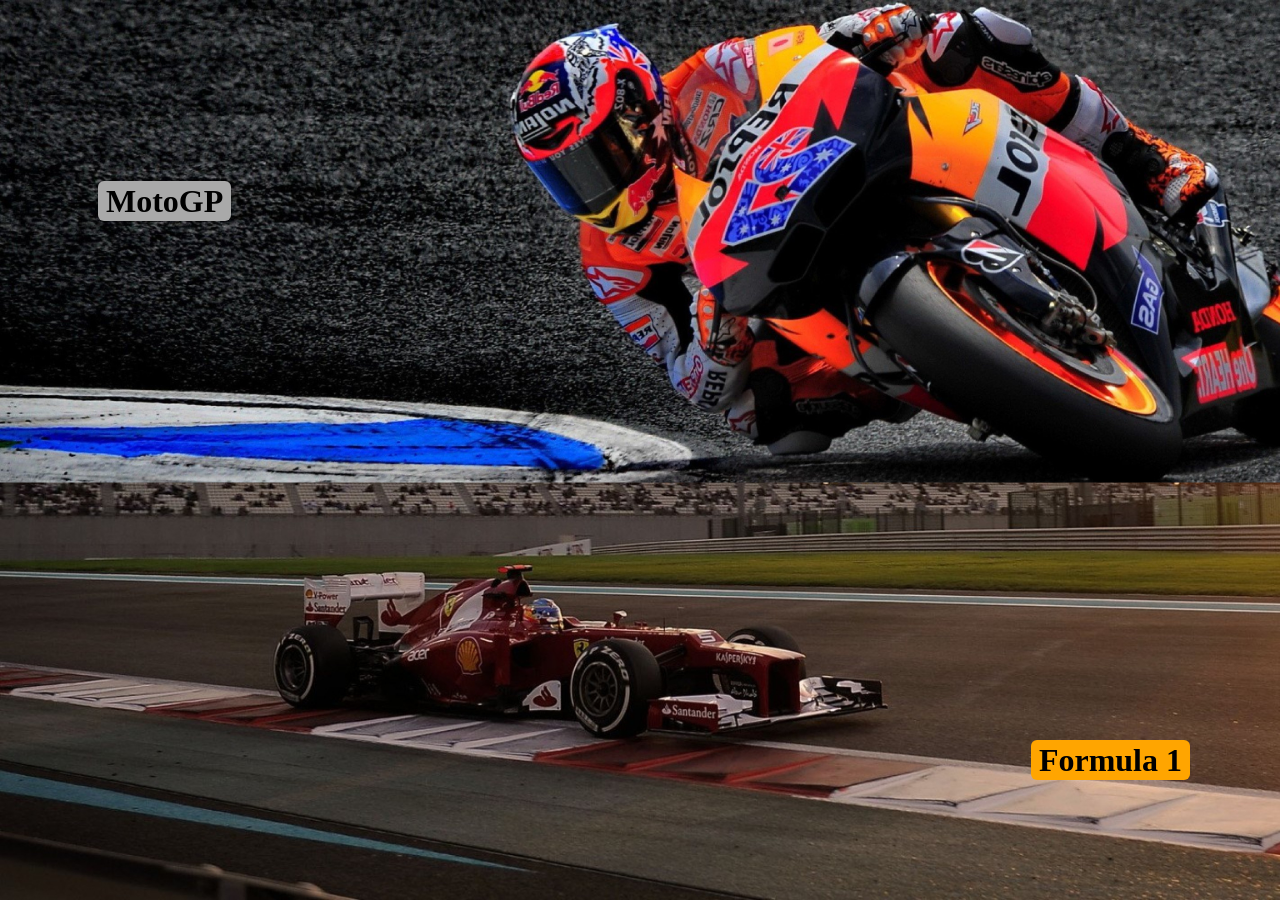
<file: index.html>
<!doctype html>
<html lang="it">
<head>
<meta name="viewport" content="width=device-width, initial-scale=1.0">
<meta charset="utf-8"/>
<title>Motorsport</title>
<link href="cap.css" type="text/css" media="all" rel="stylesheet"/>
</head>
<body class="home" >
<br/>
<br/>
<br/>
<a href="motogp2024-2025.html"><div class="testo-altosinistra"><h1><mark class="moto">MotoGP<mark></h1></div></a>

<a href="f12024-2025.html"><div class="testo-bassodestra"><h1><mark class="f1">Formula 1<mark></h1></div></a>

</body>
</html>
</file>
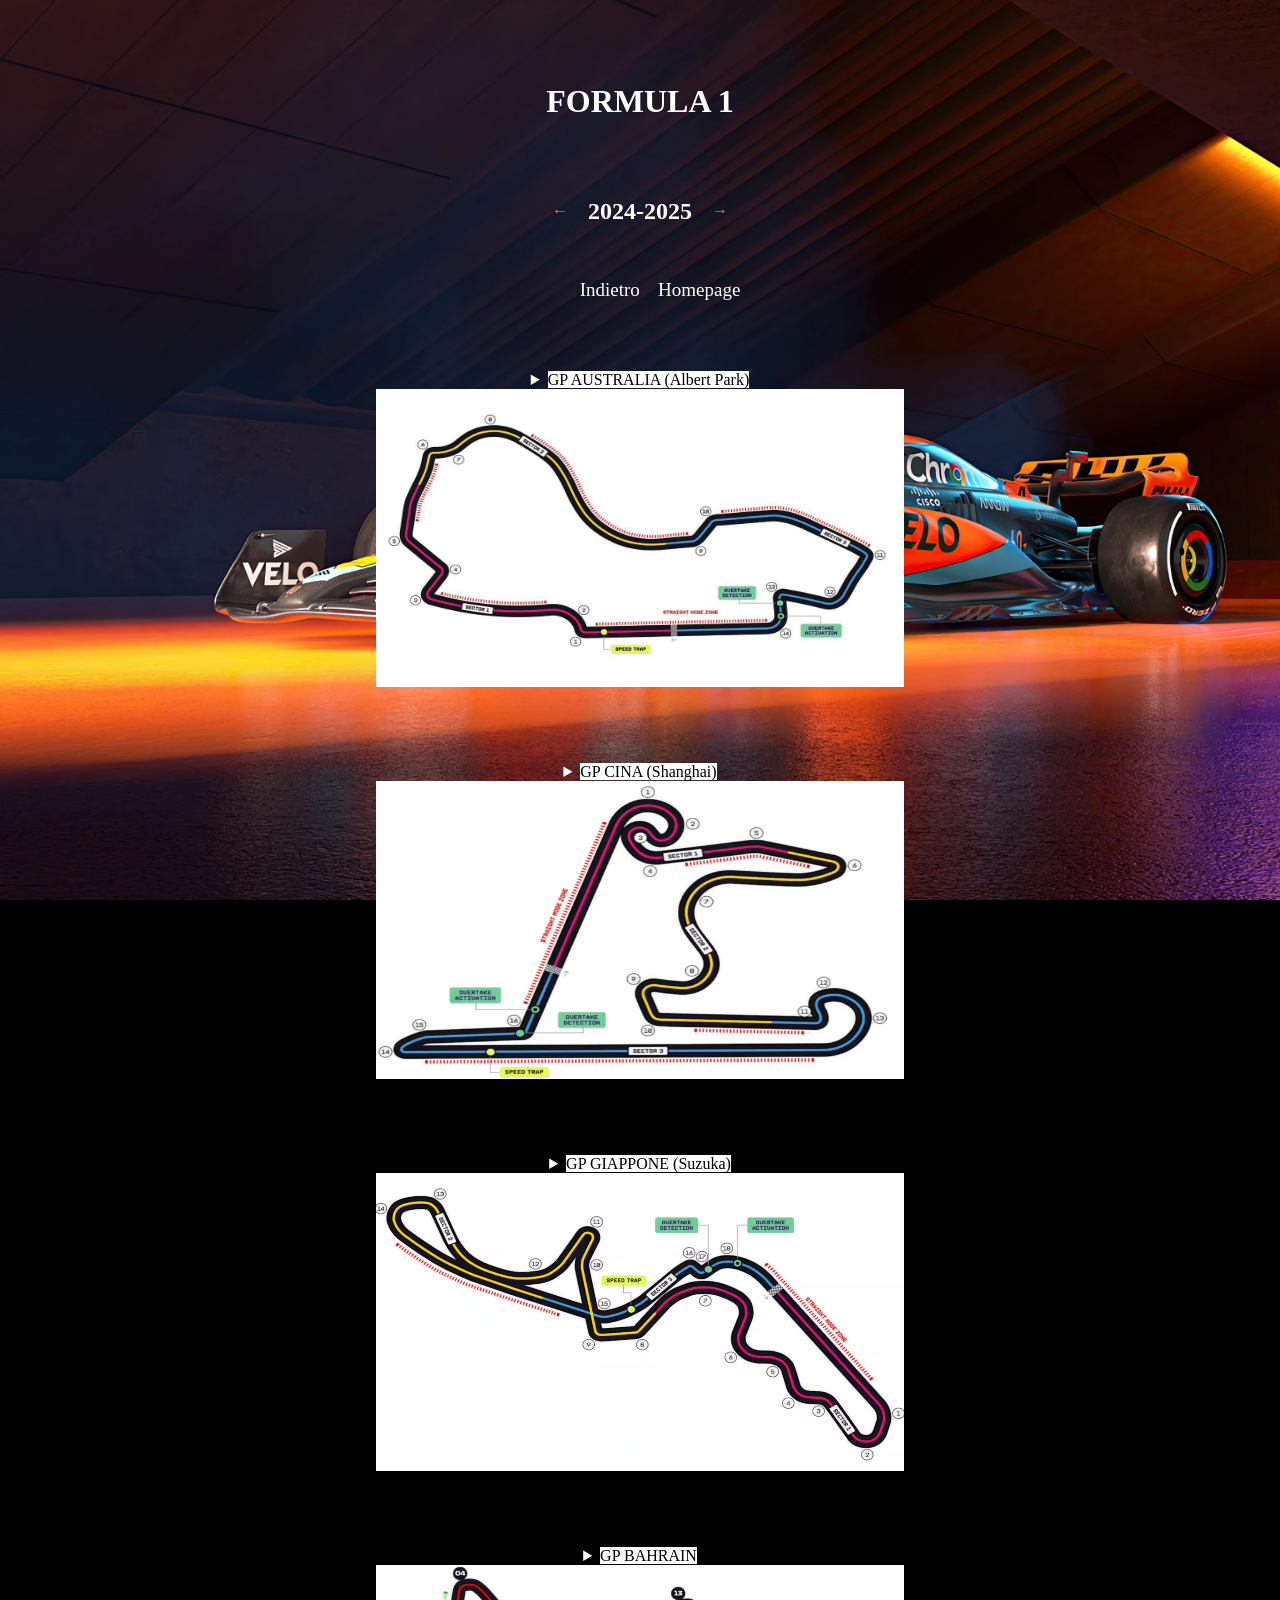
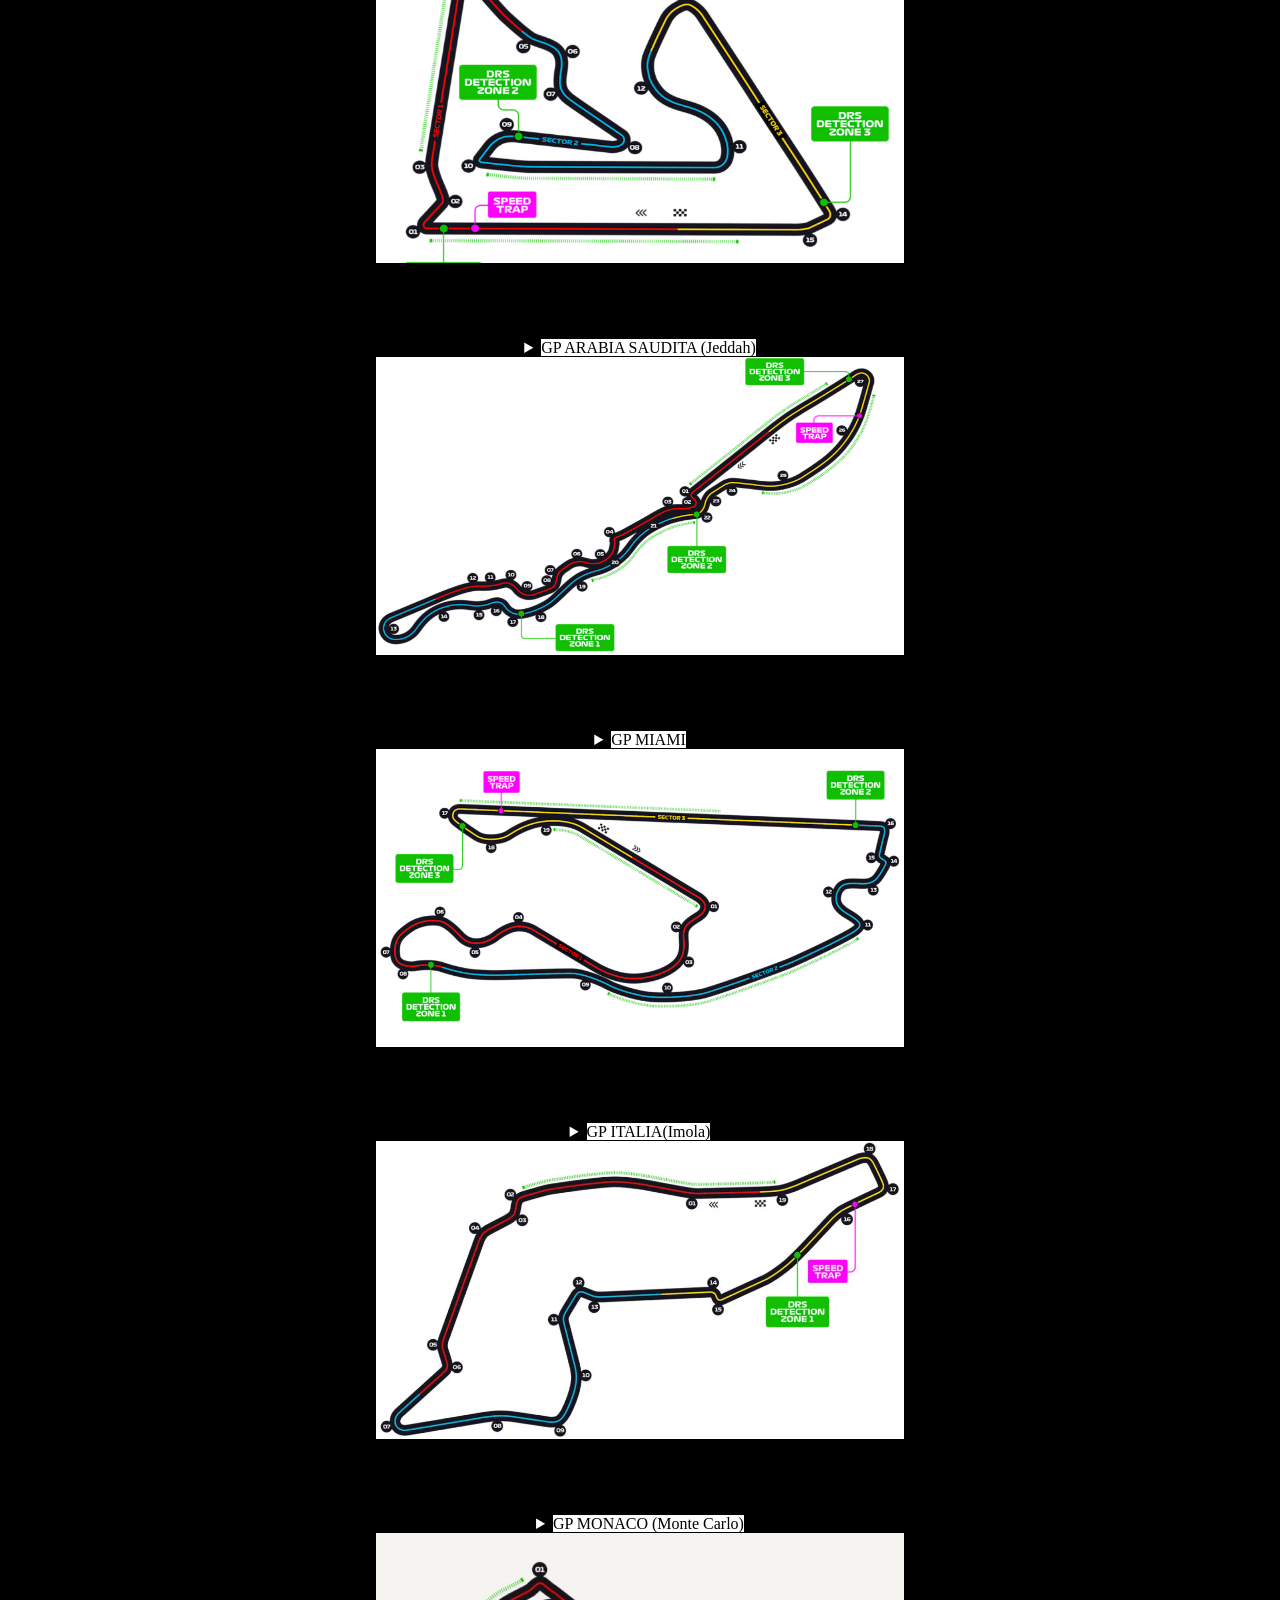
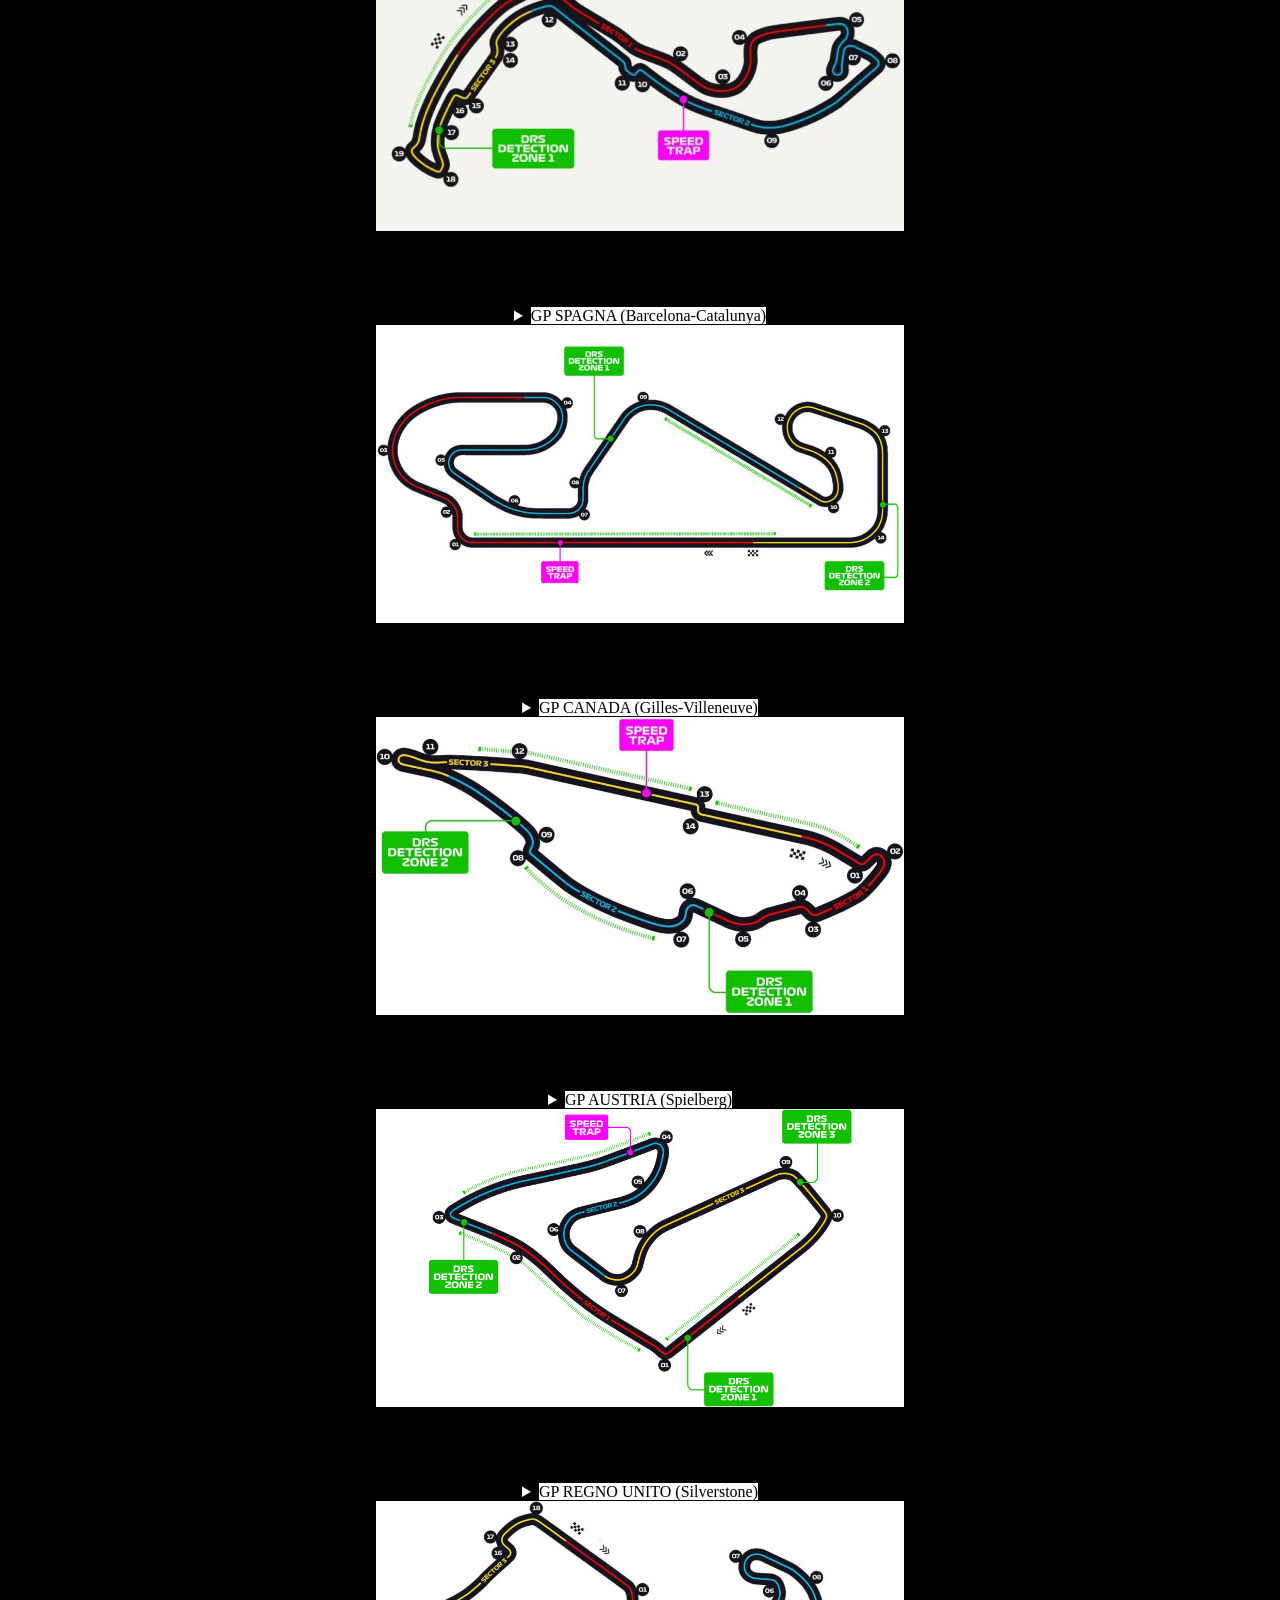
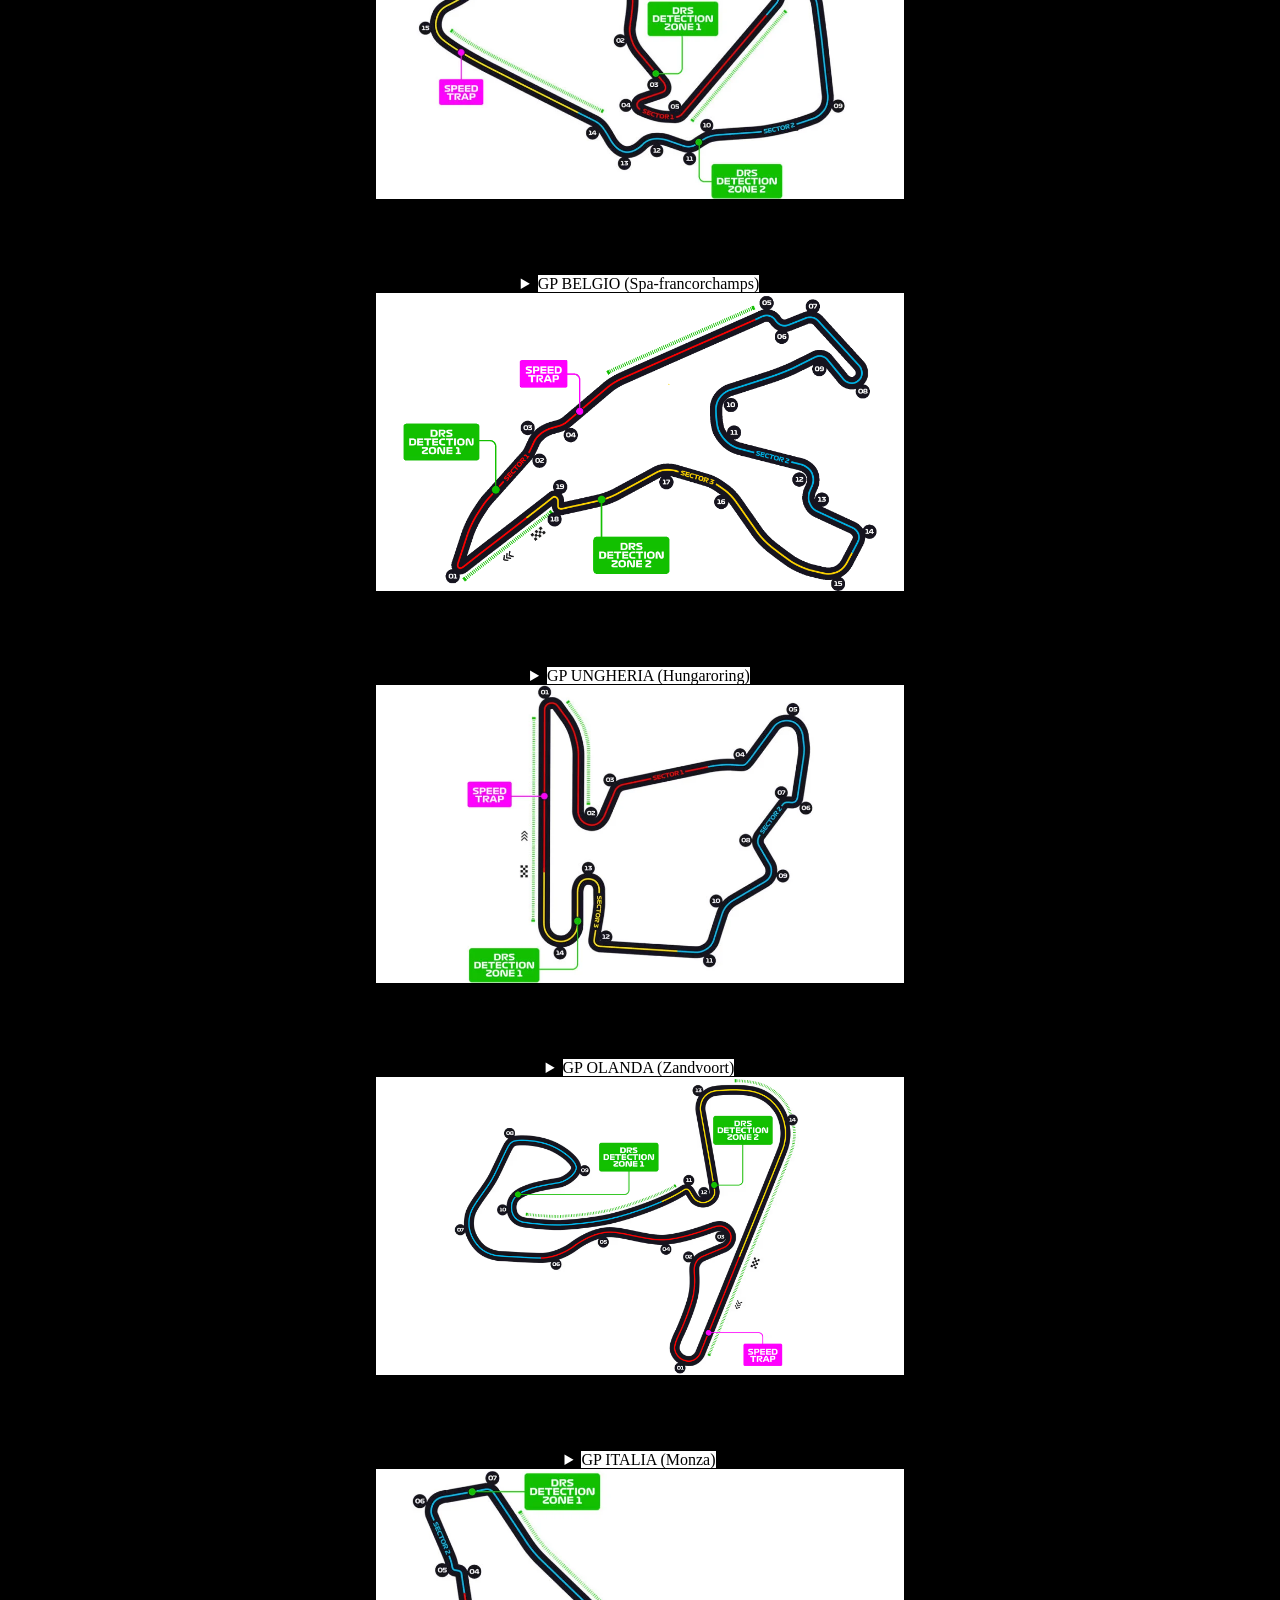
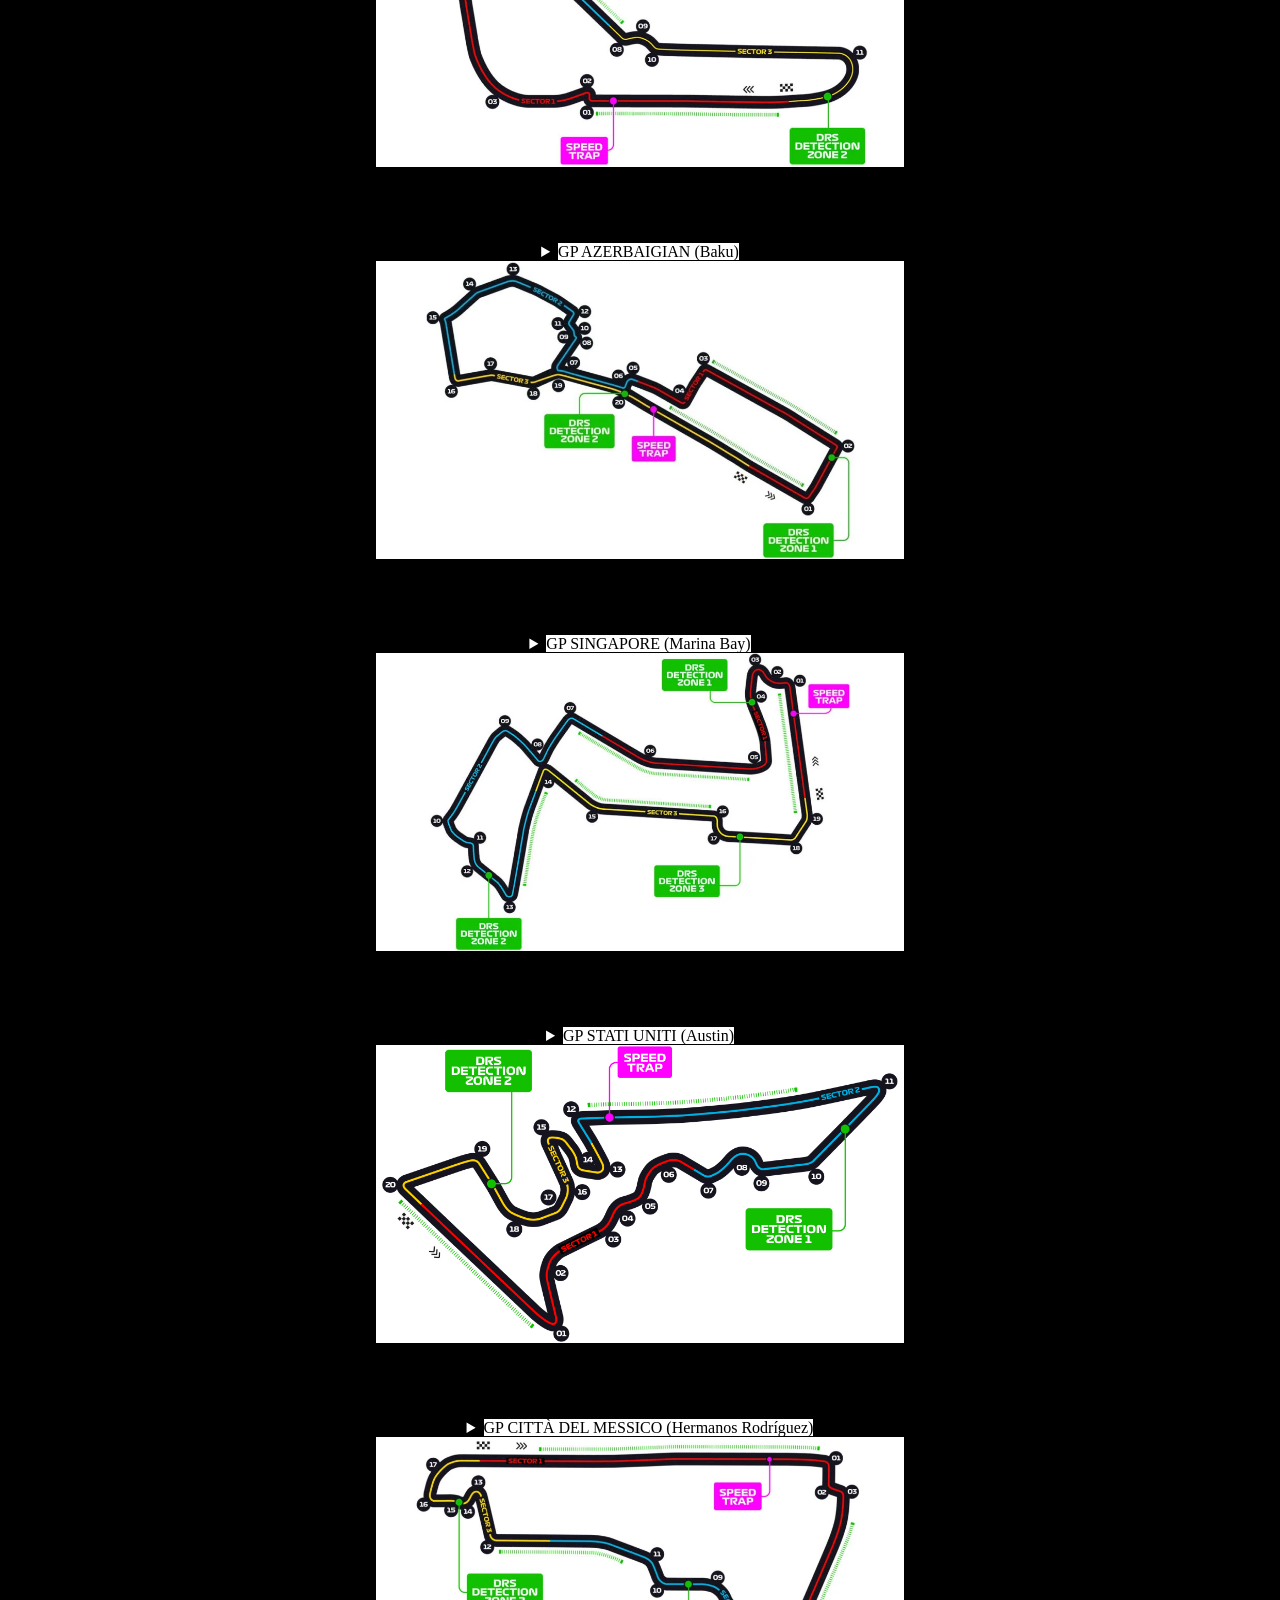
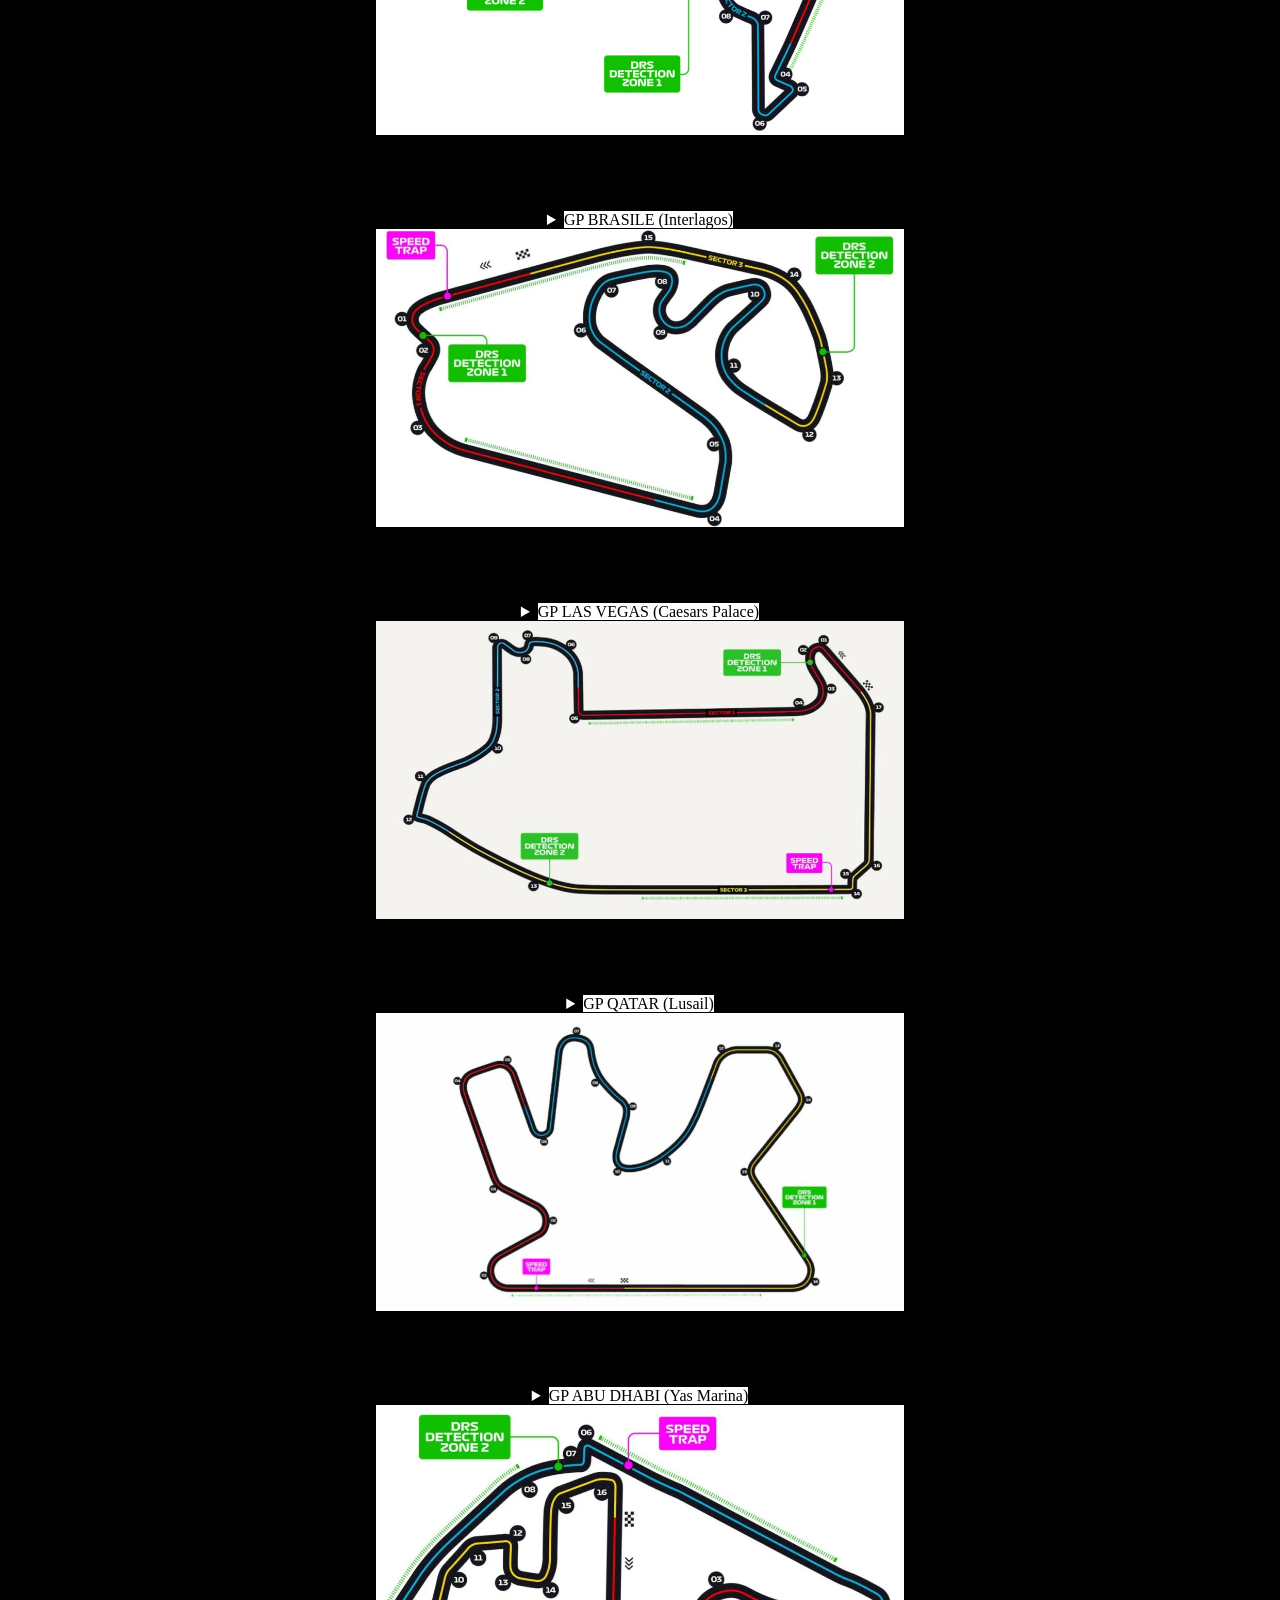
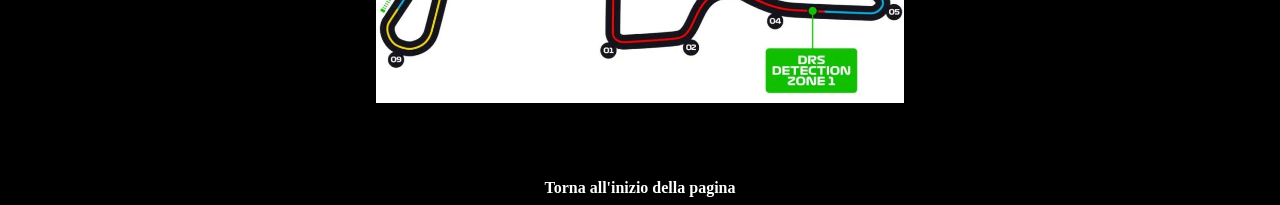
<file: circuitif12025.html>
<!doctype html>
<html lang="it">
<head>
<meta name="viewport" content="width=device-width, initial-scale=1.0">
<meta charset="utf-8"/>
<title>Motorsport</title>
<link href="cap.css" type="text/css" media="all" rel="stylesheet" />
<link rel="icon" type="image/png" href="iconaf1.png"/>
</head>
<body class="f1" bgcolor="black">
<br/><br/><br/>


<div/>
<h1  style="text-align:center" id="inizio">FORMULA 1</h1>
<br/>
<br/>
<div class="anno">
  <a href="#">&#8592;</a>
  <h2>2024-2025</h2>
  <a href="#">&#8594;</a>
</div>
<br/>

<div class="intestazione">
<ul class="moto1">
<li><a href="f12024-2025.html" title="Indietro">Indietro&nbsp&nbsp&nbsp</a></li>

<li><a href="index.html" title="scrivi a">Homepage</a></li>
</ul>
</div>
<br/>
<br>
<br/>

<div style="color:white">
	<details>
		<summary style="text-align:center"><mark>GP AUSTRALIA (Albert Park)</mark><div style="text-align:center;cursor:pointer"><img src="australiacircuit.jpg" alt="Errore nel caricamento dell'immagine" height="298px" width="528px"/></div></summary>
		<h4 style="text-align:center; color:white;"><mark>Giro veloce: Lando Norris su McLaren nel 2025, con il tempo di 1:15.096 <br/>
	Risultato gara: 1°  M.Verstappen, 2° L.Norris, 3° G.Russel</mark></h4>
	</details>
<br/><br/><br/><br/>


<details>
		<summary style="text-align:center"><mark> GP CINA (Shanghai)</mark><div style="text-align:center;cursor:pointer"><img src="cinacircuit.jpg" alt="Errore nel caricamento dell'immagine" height="298px" width="528px"/></div></summary>
		<h4 style="text-align:center; color:white;"><mark>Giro veloce: Oscar Piastri su McLaren nel 2025, con il tempo di 1:30.641<br/>Risultato Sprint: 1°M. Verstappen, 2° L. Norris, 3° C. Leclerc<br/>
	Risultato gara: 1° O.PIASTRI, 2° L. Norris, 3° G. Russel</mark></h4>
	</details>
<br/><br/><br/><br/>



<details>
		<summary style="text-align:center"><mark> GP GIAPPONE (Suzuka)</mark><div style="text-align:center;cursor:pointer"><img src="giapponecircuitf1.avif" alt="Errore nel caricamento dell'immagine" height="298px" width="528px"/></div></summary>
		<h4 style="text-align:center; color:white;"><mark>Giro veloce: Max Verstappen su Red Bull nel 2025, con il tempo di 1:26.983<br/>
	Risultato gara: 1° M. Verstappen, 2° L. Norris, 3° O. Piastri</mark></h4>
	</details>
<br/><br/><br/><br/>


<details>
		<summary style="text-align:center"><mark> GP BAHRAIN</mark><div style="text-align:center;cursor:pointer"><img src="bahraincircuit.jpg" alt="Errore nel caricamento dell'immagine" height="298px" width="528px"/></div></summary>
		<h4 style="text-align:center; color:white;"><mark>Giro veloce: Lewis Hamilton su Mercedes nel 2020, con il tempo di 1:27.264<br/>
	Risultato gara: 1° O. Piastri, 2° G. Russel, 3° L. Norris</mark></h4>
	</details>
<br/><br/><br/><br/>


<details>
		<summary style="text-align:center"><mark>GP ARABIA SAUDITA (Jeddah)</mark><div style="text-align:center;cursor:pointer"><img src="arabiasauditacircuit.jpg" alt="Errore nel caricamento dell'immagine" height="298px" width="528px"/></div></summary>
		<h4 style="text-align:center; color:white;"><mark>Giro veloce: Max Verstappen su Red Bull nel 2025, con il tempo di 1:27.294<br/>
	Risultato gara: 1° O. Piastri, 2° M. Verstappen, 3° C. Leclerc</mark></h4>
	</details>
<br/><br/><br/><br/>


<details>
		<summary style="text-align:center"><mark>GP MIAMI</mark><div style="text-align:center;cursor:pointer"><img src="miamicircuit.jpg" alt="Errore nel caricamento dell'immagine" height="298px" width="528px"/></div></summary>
		<h4 style="text-align:center; color:white;"><mark>Giro veloce: Max Verstappen su Red Bull nel 2025, con il tempo di 1:26.204<br/>Risultato Sprint: 1° L. Norris, 2° M. Verstappen, 3° O. Piastri<br/>
	Risultato gara: O. Piastri, 2° L. Norris, 3° G. Russel</mark></h4>
	</details>
<br/><br/><br/><br/>


<details>
		<summary style="text-align:center"><mark>GP ITALIA(Imola)</mark><div style="text-align:center;cursor:pointer"><img src="imolacircuit.webp" alt="Errore nel caricamento dell'immagine" height="298px" width="528px"/></div></summary>
		<h4 style="text-align:center; color:white;"><mark>Giro veloce: 	Valtteri Bottas su Mercedes nel 2020, con il tempo di 1:13.609<br/>
	Risultato gara: 1° M. Verstappen, 2° L. Norris, 3° O. Piastri</mark></h4>
	</details>
<br/><br/><br/><br/>


<details>
		<summary style="text-align:center"><mark>GP MONACO (Monte Carlo)</mark><div style="text-align:center;cursor:pointer"><img src="monacocircuit.webp" alt="Errore nel caricamento dell'immagine" height="298px" width="528px"/></div></summary>
		<h4 style="text-align:center; color:white;"><mark>Giro veloce: Lando Norris su McLaren nel 2025, con il tempo di 1:09.954<br/>
	Risultato gara: 1° L. Norris, 2° C. Leclerc, 3° O. Piastri</mark></h4>
	</details>
<br/><br/><br/><br/>


<details>
		<summary style="text-align:center"><mark>GP SPAGNA (Barcelona-Catalunya)</mark><div style="text-align:center;cursor:pointer"><img src="catalunyacircuitf1.webp" alt="Errore nel caricamento dell'immagine" height="298px" width="528px"/></div></summary>
		<h4 style="text-align:center; color:white;"><mark>Giro veloce: Lando Norris su McLaren nel 2024, con il tempo di 1:11.383<br/>
	Risultato gara: 1° O. Piastri, 2° L. Norris, 3° C. Leclerc</mark></h4>
	</details>
<br/><br/><br/><br/>


<details>
		<summary style="text-align:center"><mark>GP CANADA (Gilles-Villeneuve)</mark><div style="text-align:center;cursor:pointer"><img src="canadacircuit.webp" alt="Errore nel caricamento dell'immagine" height="298px" width="528px"/></div></summary>
		<h4 style="text-align:center; color:white;"><mark>Giro veloce: 	Sebastian Vettel su Ferrari nel 2019, con il tempo di 1:10.240<br/>
	Risultato gara: 1° G. Russell, 2° M. Verstappen, 3° K. Antonelli</mark></h4>
	</details>
<br/><br/><br/><br/>


<details>
		<summary style="text-align:center"><mark>GP AUSTRIA (Spielberg)</mark><div style="text-align:center;cursor:pointer"><img src="austriacircuitf1.jpg" alt="Errore nel caricamento dell'immagine" height="298px" width="528px"/></div></summary>
		<h4 style="text-align:center; color:white;"><mark>Giro veloce: 	Valtteri Bottas su Mercedes nel 2020, con il tempo di 	1:02.939<br/>Risultato Sprint: 1° M. Verstappen, 2° O. Piastri, 3° L. Hamilton<br/>
	Risultato gara: 1° L. Norris, 2° O. Piastri, 3° C. Leclerc</mark></h4>
	</details>
<br/><br/><br/><br/>


<details>
		<summary style="text-align:center"><mark>GP REGNO UNITO (Silverstone)</mark><div style="text-align:center;cursor:pointer"><img src="britaincircuitf1.webp" alt="Errore nel caricamento dell'immagine" height="298px" width="528px"/></div></summary>
		<h4 style="text-align:center; color:white;"><mark>Giro veloce: Lewis Hamilton su Mercedes nel 2020, con il tempo di 1:24.303<br/>
	Risultato gara: 1° L. Norris, 2° O. Piastri, 3° N. Hulkenberg</mark></h4>
	</details>
<br/><br/><br/><br/>



<details>
		<summary style="text-align:center"><mark>GP BELGIO (Spa-francorchamps)</mark><div style="text-align:center;cursor:pointer"><img src="spacircuitf1.jpg" alt="Errore nel caricamento dell'immagine" height="298px" width="528px"/></div></summary>
		<h4 style="text-align:center; color:white;"><mark>Giro veloce: Oscar Piastri su McLaren nel 2025, con il tempo di 1:40.510<br/>
	Risultato gara: 1° O. Piastri, 2° L. Norris, 3° C. Leclerc</mark></h4>
	</details>
<br/><br/><br/><br/>



<details>
		<summary style="text-align:center"><mark>GP UNGHERIA (Hungaroring)</mark><div style="text-align:center;cursor:pointer"><img src="ungheriacircuitf1.webp" alt="Errore nel caricamento dell'immagine" height="298px" width="528px"/></div></summary>
		<h4 style="text-align:center; color:white;"><mark>Giro veloce: Lewis Hamilton su Mercedes nel 2020, con il tempo di 1:13.447<br/>
	Risultato gara: 1° L. Norris, 2° O. Piastri, 3° G. Russell</mark></h4>
	</details>
<br/><br/><br/><br/>




<details>
		<summary style="text-align:center"><mark>GP OLANDA (Zandvoort)</mark><div style="text-align:center;cursor:pointer"><img src="olandacircuitf1.jpg" alt="Errore nel caricamento dell'immagine" height="298px" width="528px"/></div></summary>
		<h4 style="text-align:center; color:white;"><mark>Giro veloce: Oscar Piastri su McLaren nel 2025, con il tempo di 1:08.662<br/>
	Risultato gara: 1° O. Piastri, 2° M. Verstappen, 3° I. Hadjar</mark></h4>
	</details>
<br/><br/><br/><br/>



<details>
		<summary style="text-align:center"><mark>GP ITALIA (Monza)</mark><div style="text-align:center;cursor:pointer"><img src="monzacircuitf1.webp" alt="Errore nel caricamento dell'immagine" height="298px" width="528px"/></div></summary>
		<h4 style="text-align:center; color:white;"><mark>Giro veloce: Max Verstappen su Red Bull nel 2025, con il tempo di 1:18.792<br/>
	Risultato gara: 1° M. Verstappen, 2° L. Norris, 3° O. Piastri</mark></h4>
	</details>
<br/><br/><br/><br/>


<details>
		<summary style="text-align:center"><mark>GP AZERBAIGIAN (Baku)</mark><div style="text-align:center;cursor:pointer"><img src="bakucircuitf1.webp" alt="Errore nel caricamento dell'immagine" height="298px" width="528px"/></div></summary>
		<h4 style="text-align:center; color:white;"><mark>Giro veloce: Charles Leclerc su Ferrari nel 2023, con il tempo di 1:40.203<br/>
	Risultato gara: 1° M. Verstappen, 2° G. Russell, 3° C. Sainz</mark></h4>
	</details>
<br/><br/><br/><br/>


<details>
		<summary style="text-align:center"><mark>GP SINGAPORE (Marina Bay)</mark><div style="text-align:center;cursor:pointer"><img src="singaporecircuitf1.webp" alt="Errore nel caricamento dell'immagine" height="298px" width="528px"/></div></summary>
		<h4 style="text-align:center; color:white;"><mark>Giro veloce: Lando Norris su McLaren nel 2024, con il tempo di 1:29.525 <br/>
	Risultato gara: 1° G. Russell, 2° M. Verstappen, 3° L. Norris</mark></h4>
	</details>
<br/><br/><br/><br/>


<details>
		<summary style="text-align:center"><mark>GP STATI UNITI (Austin)</mark><div style="text-align:center;cursor:pointer"><img src="usacircuitf1.jpg" alt="Errore nel caricamento dell'immagine" height="298px" width="528px"/></div></summary>
		<h4 style="text-align:center; color:white;"><mark>Giro veloce: 	Lewis Hamilton su Mercedes nel 2018, con il tempo di 1:32.237<br/>Risultato Sprint: 1° C. Leclerc, 2° M. Verstappen 3° L. Norris<br/>
	Risultato gara: 1° M. Verstappen, 2° L. Norris, 3° C. Leclerc</mark></h4>
	</details>
<br/><br/><br/><br/>


<details>
		<summary style="text-align:center"><mark>GP CITTÀ DEL MESSICO (Hermanos Rodríguez)</mark><div style="text-align:center;cursor:pointer"><img src="messicocircuitf1.webp" alt="Errore nel caricamento dell'immagine" height="298px" width="528px"/></div></summary>
		<h4 style="text-align:center; color:white;"><mark>Giro veloce: 	Max Verstappen su Red Bull nel 2019, con il tempo di 1:14.758<br/>
	Risultato gara: 1° L. Norris, 2° C. Leclerc, 3° M. Verstappen</mark></h4>
	</details>
<br/><br/><br/><br/>


<details>
		<summary style="text-align:center"><mark>GP BRASILE (Interlagos)</mark><div style="text-align:center;cursor:pointer"><img src="brasilecircuitf1.webp" alt="Errore nel caricamento dell'immagine" height="298px" width="528px"/></div></summary>
		<h4 style="text-align:center; color:white;"><mark>Giro veloce: Lewis Hamilton su Mercedes nel 2018, con il tempo di 1:07.281  <br/>Risultato Sprint: 1° O. Piastri, 2° L. Norris, 3° M. Verstappen<br/>
	Risultato gara: 1° L. Norris, 2° K. Antonelli, 3° M. Verstappen</mark></h4>
	</details>
<br/><br/><br/><br/>


<details>
		<summary style="text-align:center"><mark>GP LAS VEGAS (Caesars Palace)</mark><div style="text-align:center;cursor:pointer"><img src="lasvegascircuitf1.webp" alt="Errore nel caricamento dell'immagine" height="298px" width="528px"/></div></summary>
		<h4 style="text-align:center; color:white;"><mark>Giro veloce: George Russell su Mercedes nel 2024, con il tempo di 1:32.312<br/>
	Risultato gara: 1° M. Verstappen, 2° G. Russell, 3° K. Antonelli</mark></h4>
	</details>
<br/><br/><br/><br/>


<details>
		<summary style="text-align:center"><mark>GP QATAR (Lusail)</mark><div style="text-align:center;cursor:pointer"><img src="qatarcircuitf1.webp" alt="Errore nel caricamento dell'immagine" height="298px" width="528px"/></div></summary>
		<h4 style="text-align:center; color:white;"><mark>Giro veloce: Oscar Piastri su McLaren nel 2025, con il tempo di 1:19.387<br/>Risultato Sprint: 1° M. Verstappen, 2° L. Norris, 3° G. Russell<br/>
	Risultato gara: 1° M. Verstappen, 2° O. Piastri, 3° C. Sainz</mark></h4>
	</details>
<br/><br/><br/><br/>


<details>
		<summary style="text-align:center"><mark>GP ABU DHABI (Yas Marina)</mark><div style="text-align:center;cursor:pointer"><img src="abudhabicircuitf1.webp" alt="Errore nel caricamento dell'immagine" height="298px" width="528px"/></div></summary>
		<h4 style="text-align:center; color:white;"><mark>Giro veloce: Max Verstappen su Red Bull nel 2021, con il tempo di 1:22.109<br/>Risultato Sprint: 1° A. Marquez, 2° P. Acosta, 3° F. Di Giannantonio<br/>
	Risultato gara: 1° M. Verstappen, 2° O. Piastri, 3° L. Norris</mark></h4>
	</details>
<br/><br/><br/><br/>

</div>

<div style="text-align:center;">
  <a href="#inizio" style="color:white; font-weight:bold;" title="vai all'inizio della pagina" style="font-size:19px">
    Torna all'inizio della pagina
  </a>


</body>
</html>
</file>
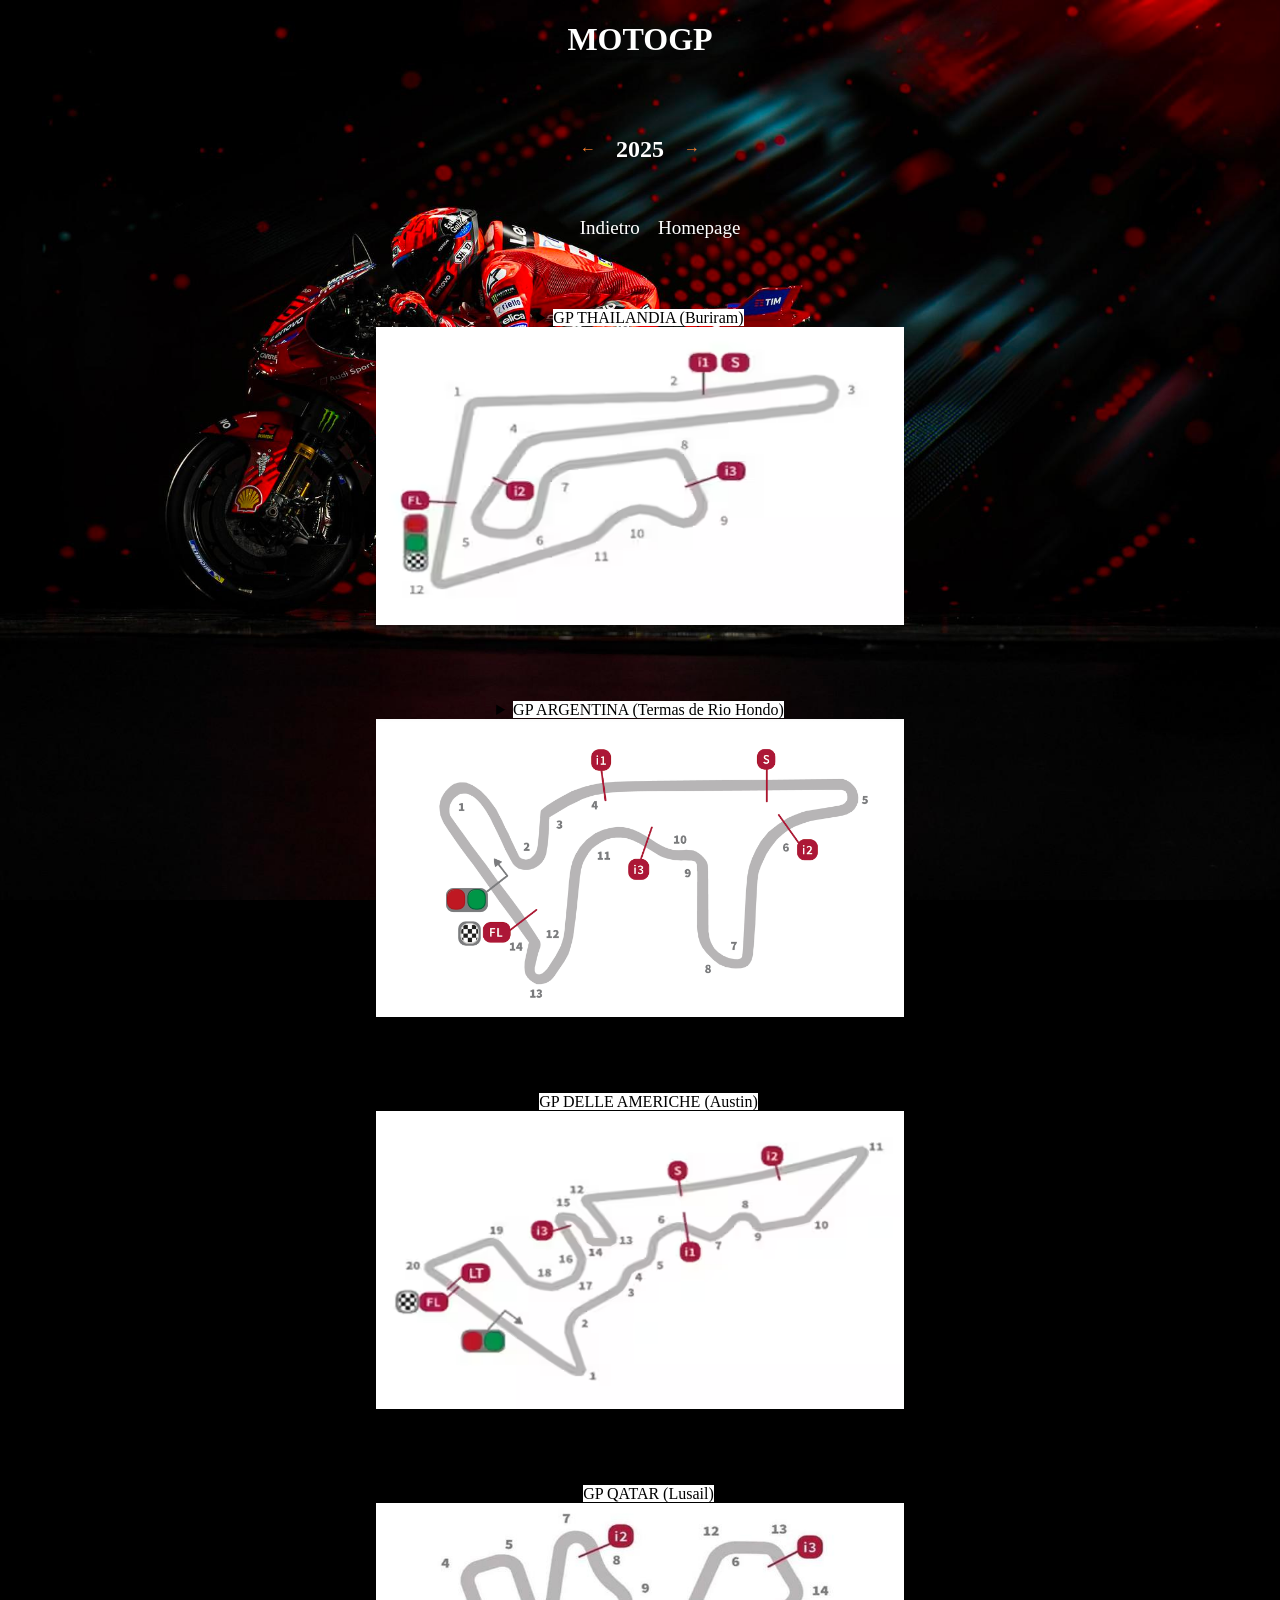
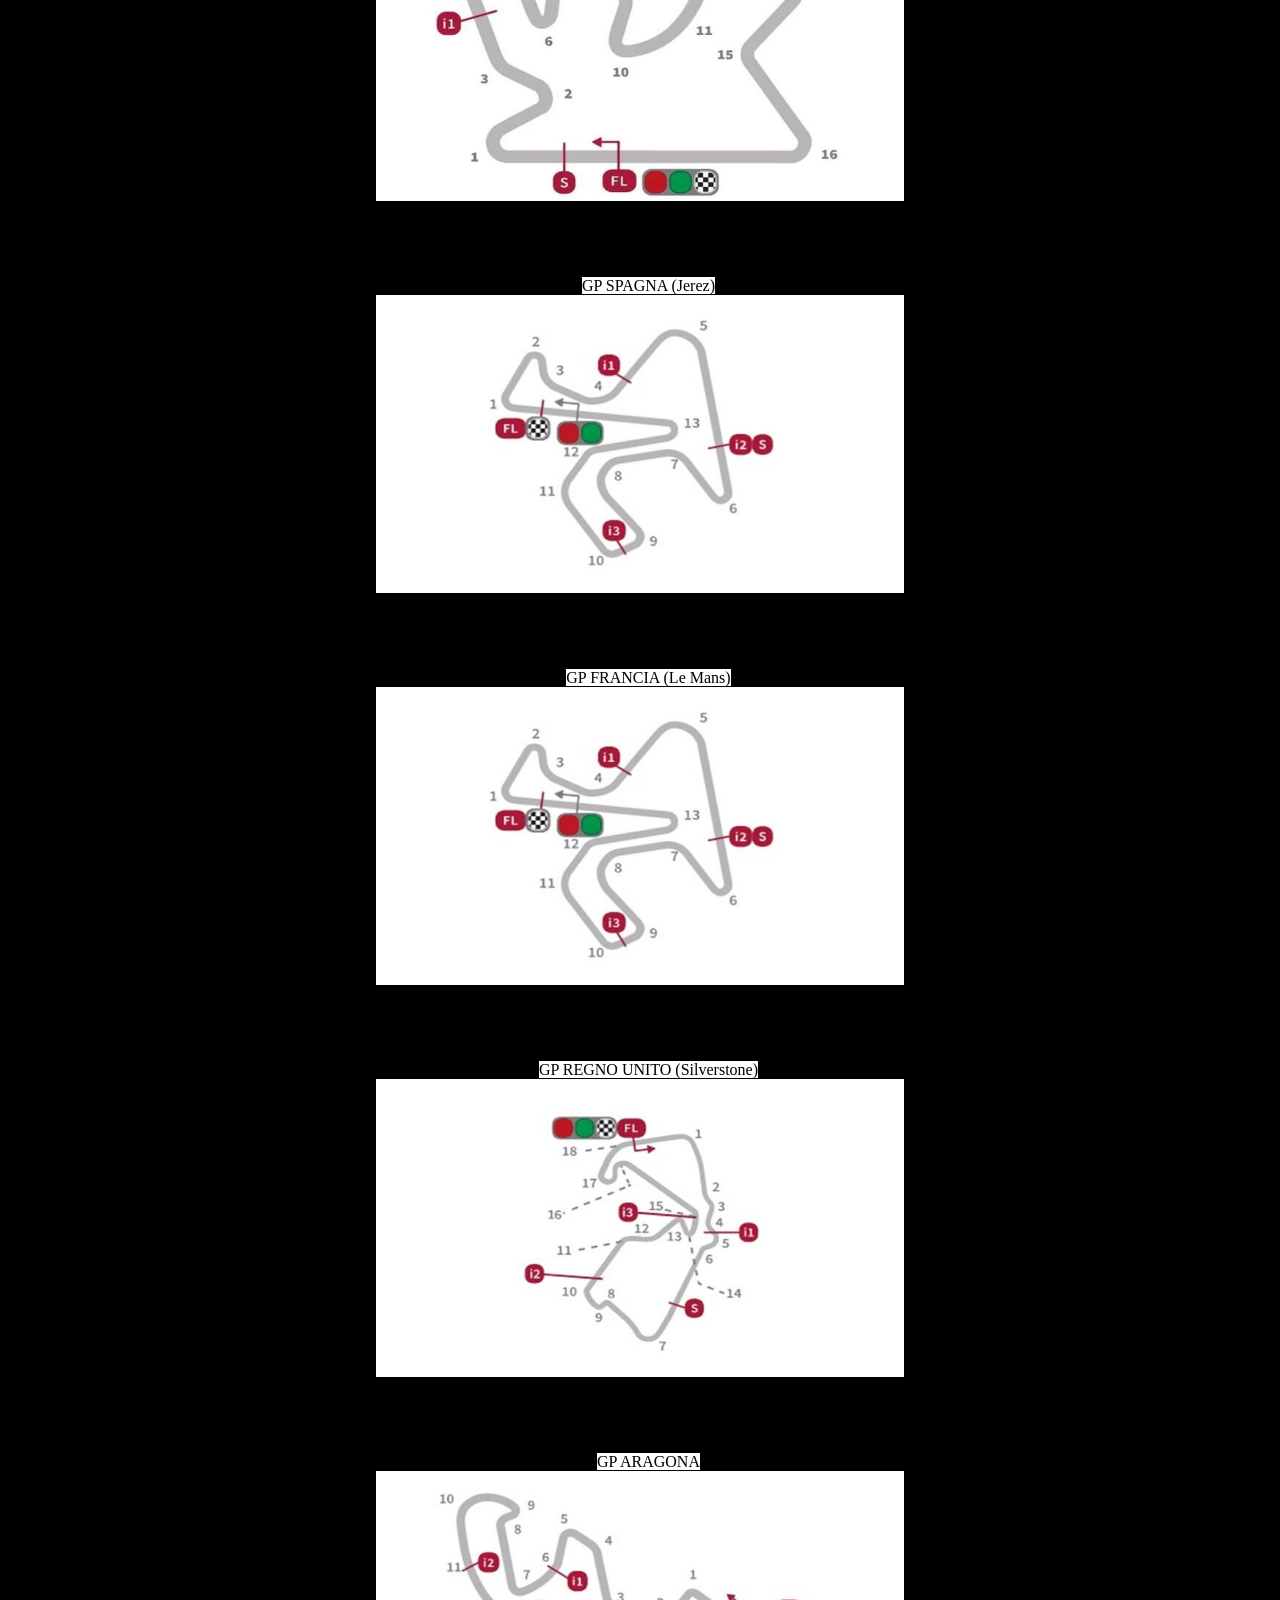
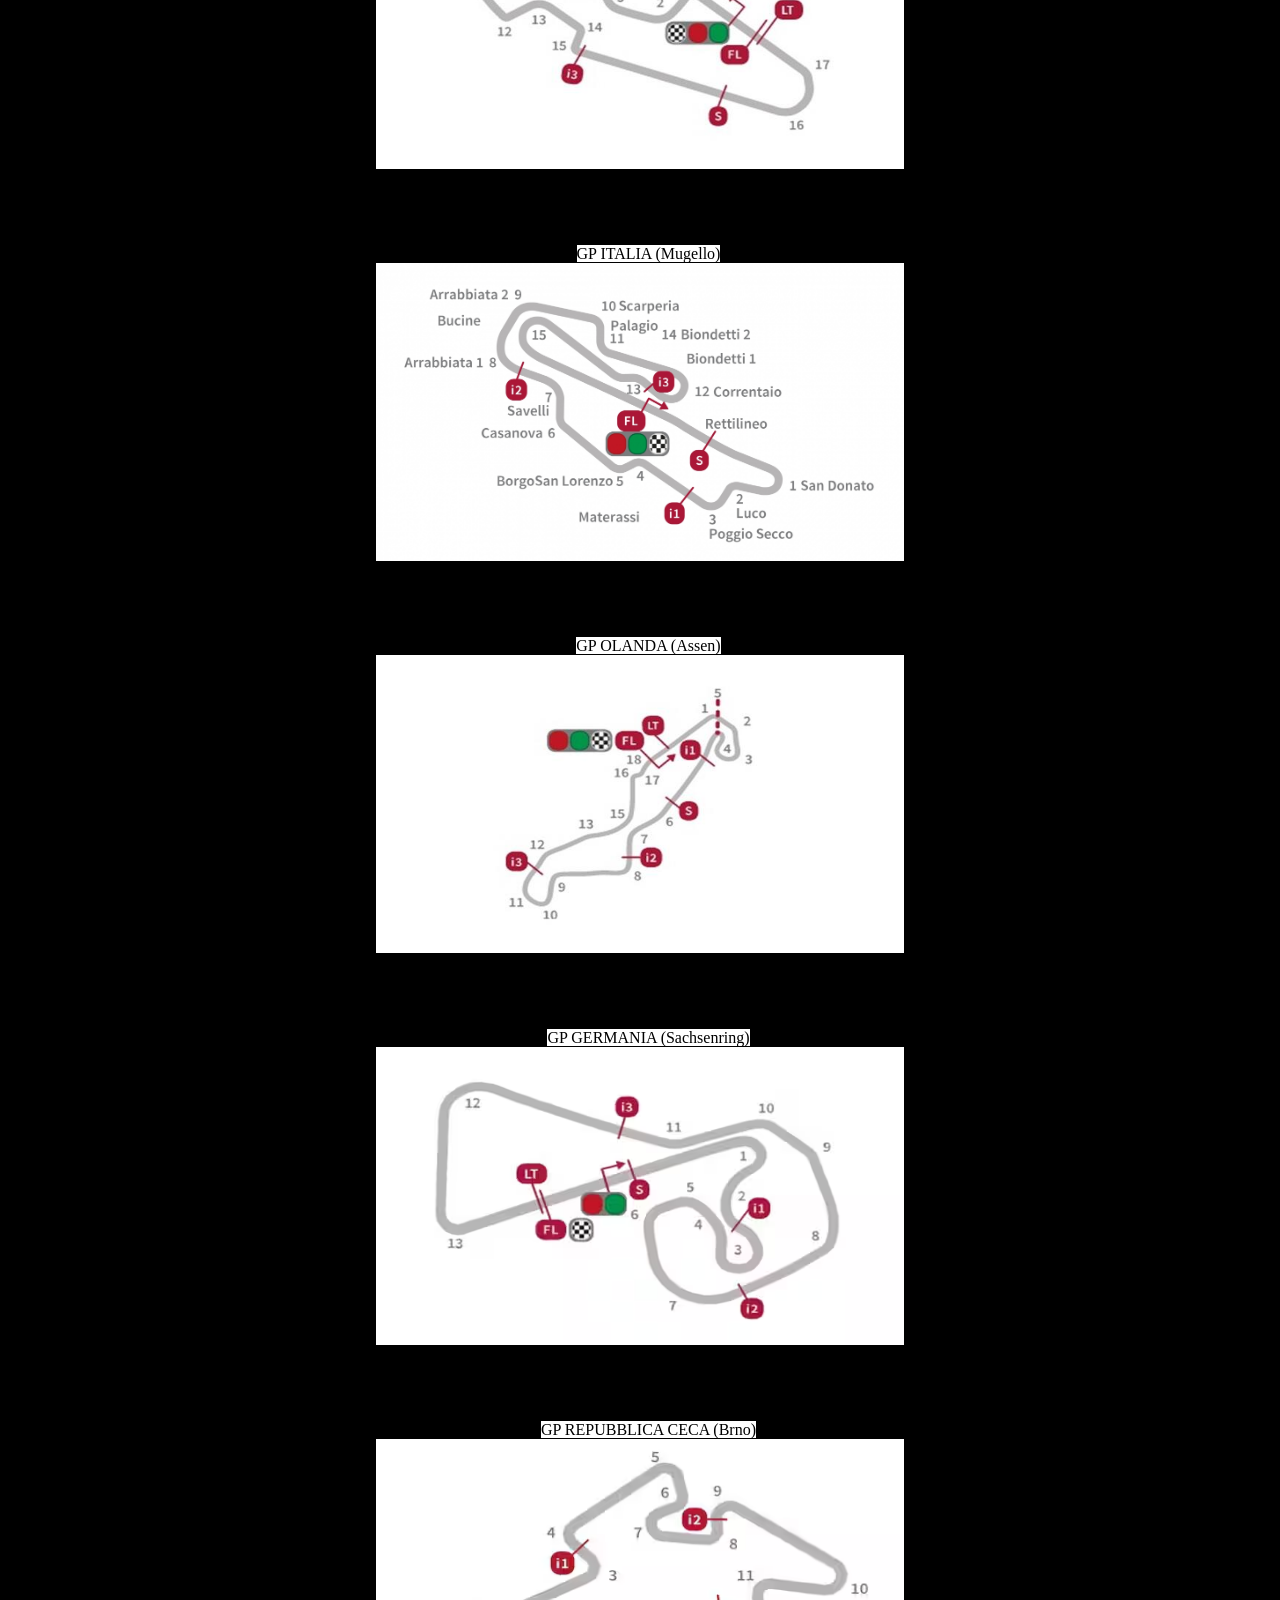
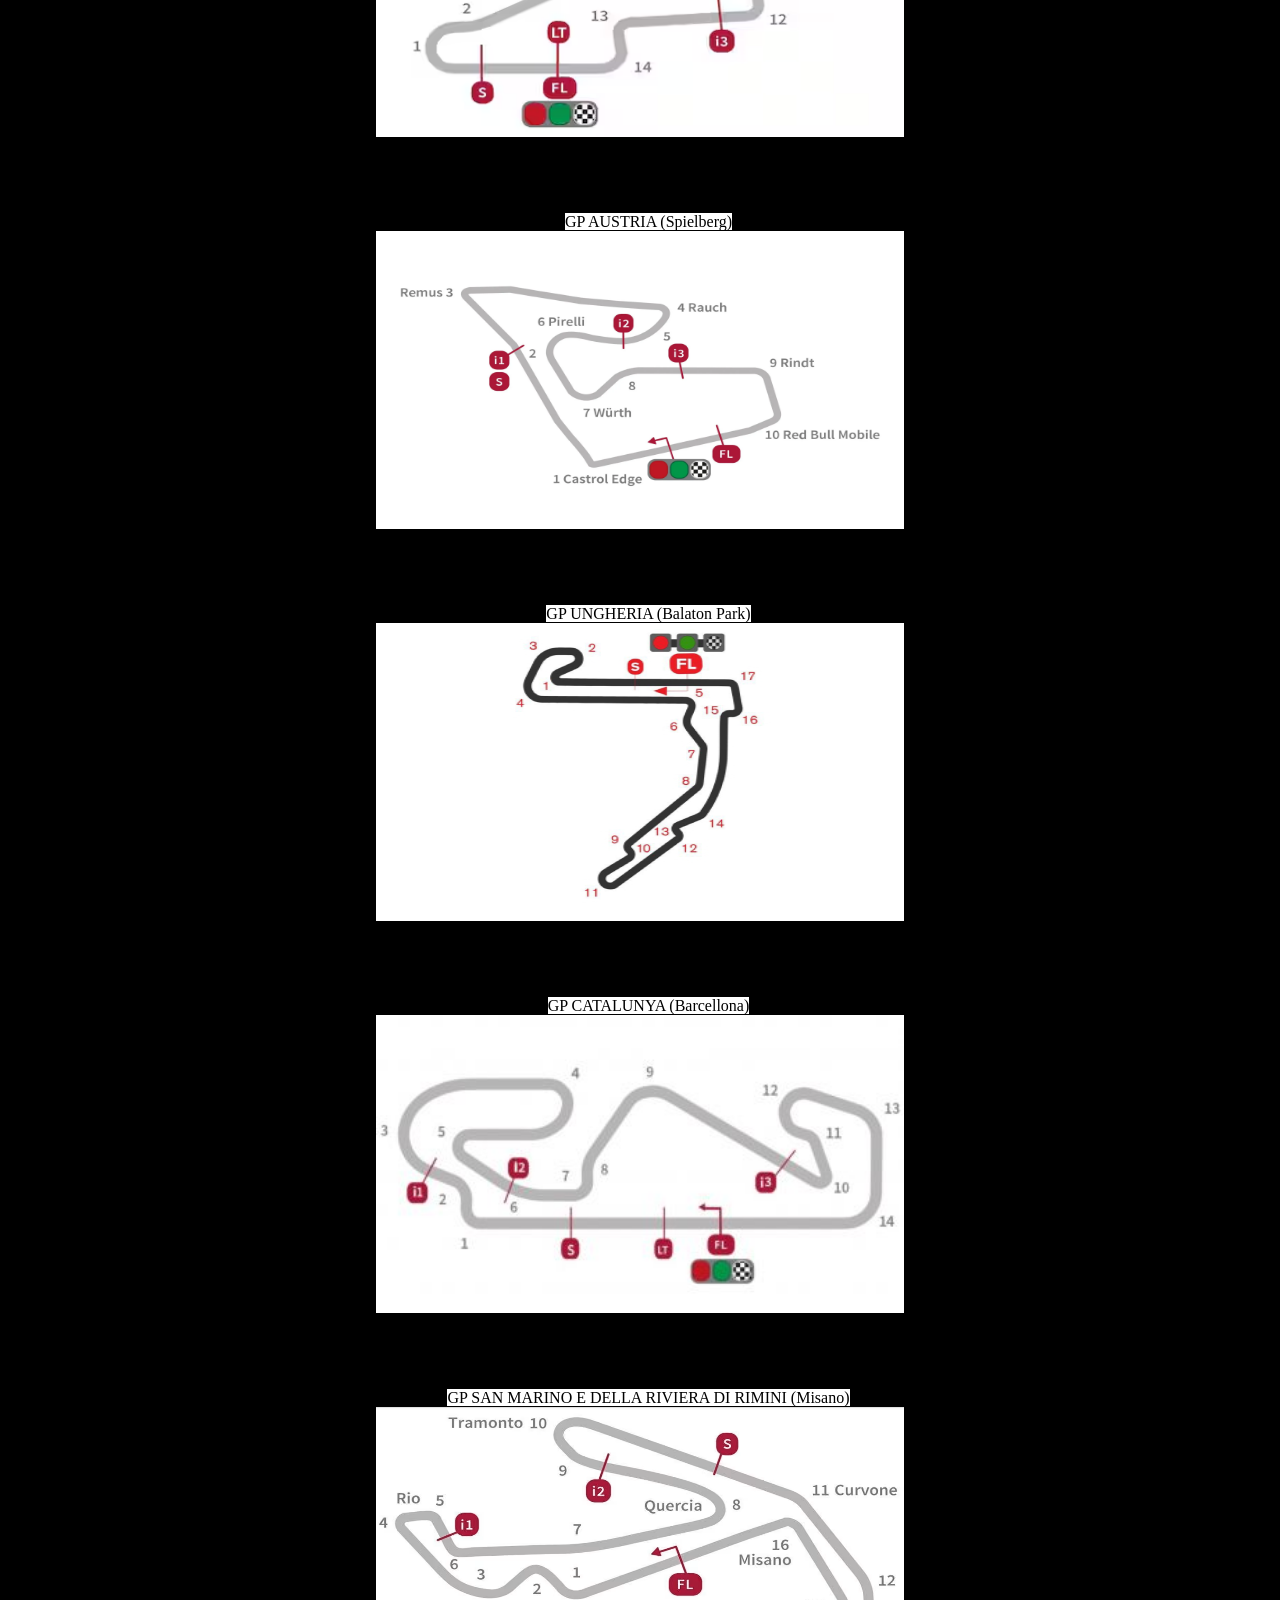
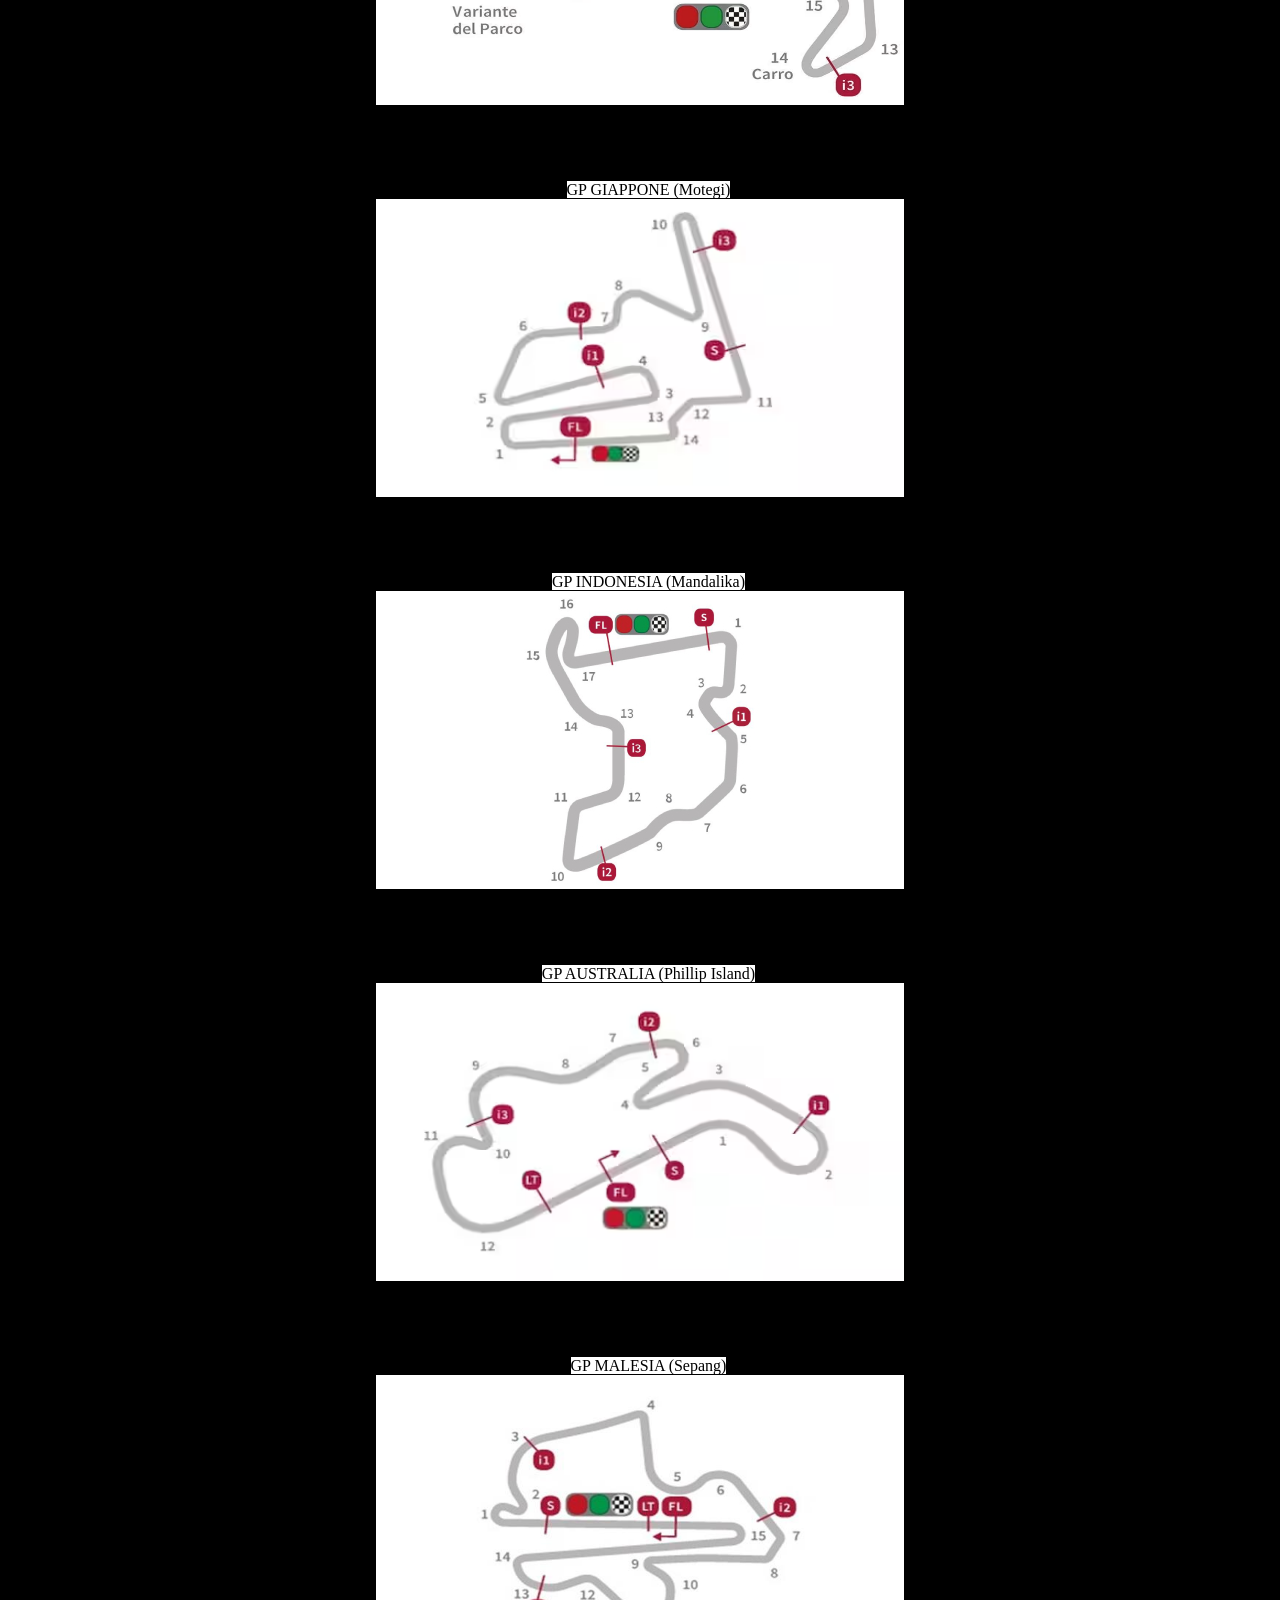
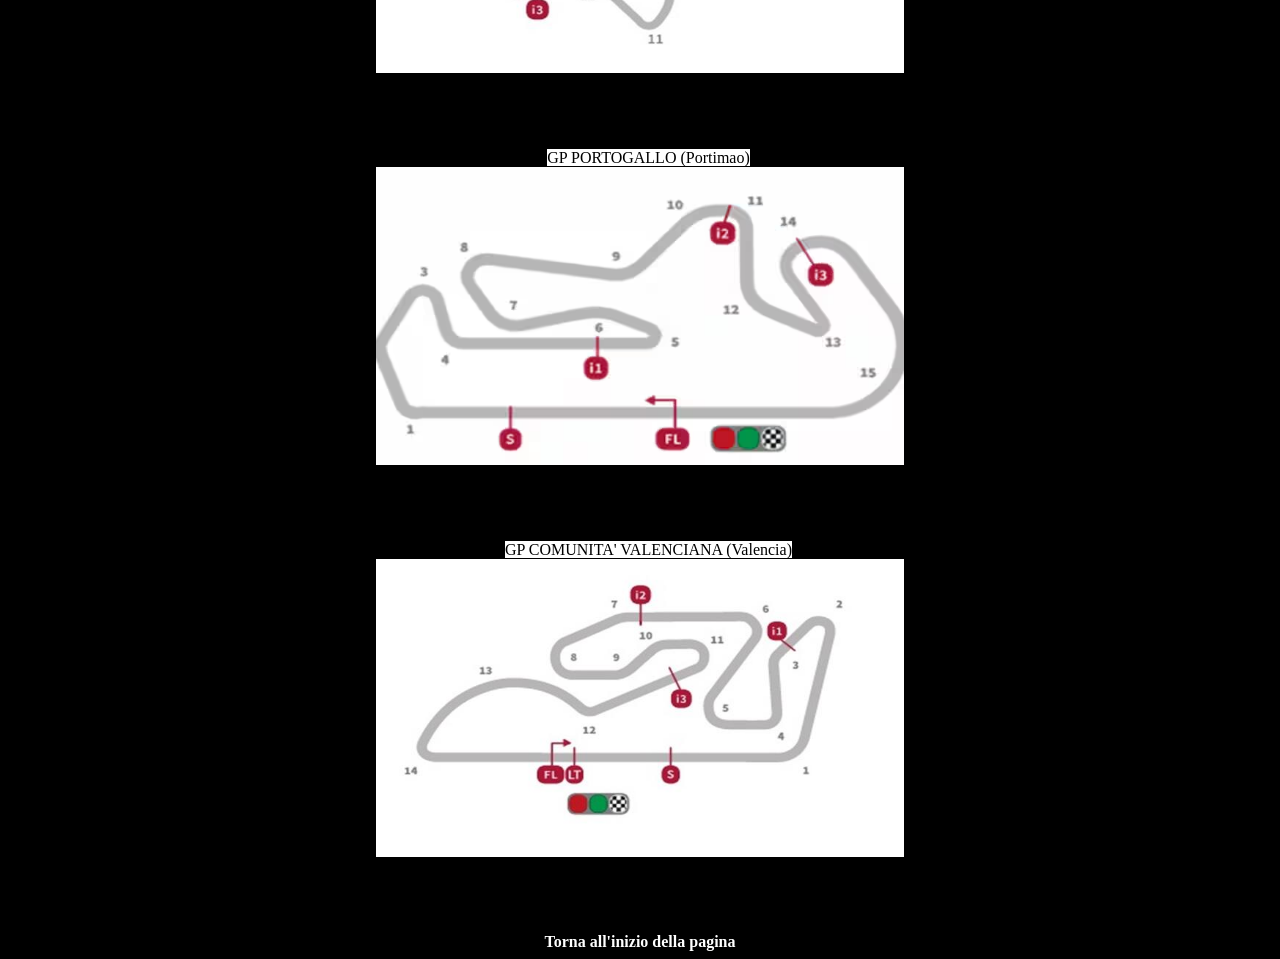
<file: circuitimoto2025.html>
<!doctype html>
<html lang="it">
<head>

<meta charset="utf-8"/>
<meta name="viewport" content="width=device-width, initial-scale=1.0">
<title>Motorsport</title>
<link href="cap.css" type="text/css" media="all" rel="stylesheet" />
<link rel="icon" type="image/png" href="iconamotogp.png"/>
</head>
<body class="motogp" bgcolor="black">

<div/>
<h1  style="text-align:center" id="inizio">MOTOGP</h1>
<br/>
<br/>
<div class="anno">
  <a href="#">&#8592;</a>
  <h2>2025</h2>
  <a href="#">&#8594;</a>
</div>
<br/>
<div class="intestazione">
<ul class="moto1">
<li><a href="motogp2024-2025.html" title="Indietro">Indietro&nbsp&nbsp&nbsp</a></li>

<li><a href="index.html" title="scrivi a">Homepage</a></li>
</ul>
</div>


<br/><br/><br/>
	<details>
		<summary style="text-align:center"><mark>GP THAILANDIA (Buriram)</mark><div style="text-align:center;cursor:pointer"><img src="thailandiacircuit.avif" alt="Errore nel caricamento dell'immagine" height="298px" width="528px"/></div></summary>
		<h4 style="text-align:center; color:white;"><mark>Giro veloce: Pecco Bagnaia su Ducati nel 2024, con il tempo di 1'28.700<br/>Risultato Sprint: 1° M. Marquez, 2° A. Marquez, 3° F. Bagnaia<br/>
	Risultato gara: 1° M. Marquez, 2° A. Marquez, 3° F. Bagnaia</mark></h4>
	</details>
<br/><br/><br/><br/>


	<details>
		<summary style="text-align:center"><mark>GP ARGENTINA (Termas de Rio Hondo)</mark><div style="text-align:center;cursor:pointer"><img src="argentinacircuit.jpg" alt="Errore nel caricamento dell'immagine" height="298px" width="528px"/></div></summary>
		<h4 style="text-align:center; color:white;"><mark>Giro veloce: Marc Marquez su Ducati nel 2025, con il tempo di 1'36.917<br/>Risultato Sprint: 1° M. Marquez, 2° A. Marquez, 3° F. Bagnaia<br/>
	Risultato gara: 1° M. Marquez, 2° A. Marquez, 3° F. Morbidelli</mark></h4>
	</details>
<br/><br/><br/><br/>


<details>
		<summary style="text-align:center"><mark> GP DELLE AMERICHE (Austin)</mark><div style="text-align:center;cursor:pointer"><img src="americacircuit.avif" alt="Errore nel caricamento dell'immagine" height="298px" width="528px"/></div></summary>
		<h4 style="text-align:center; color:white;"><mark>Giro veloce: Maverick Viñales su Aprilia nel 2024, con il tempo di 2'02.169<br/>Risultato Sprint: 1° M. Marquez, 2° A. Marquez, 3° F. Bagnaia<br/>
	Risultato gara: 1° F. Bagnaia, 2° A. Marquez, 3° F. Di Giannantonio</mark></h4>
	</details>
<br/><br/><br/><br/>



<details>
		<summary style="text-align:center"><mark> GP QATAR (Lusail)</mark><div style="text-align:center;cursor:pointer"><img src="qatarcircuit.jpg" alt="Errore nel caricamento dell'immagine" height="298px" width="528px"/></div></summary>
		<h4 style="text-align:center; color:white;"><mark>Giro veloce: Jorge Martin su Aprilia nel 2024, con il tempo di 1'50.789<br/>Risultato Sprint: 1° M. Marquez, 2° A. Marquez, 3° F. Morbidelli<br/>
	Risultato gara: 1° M. Marquez, 2° F. Bagnaia, 3° F. Morbidelli</mark></h4>
	</details>
<br/><br/><br/><br/>


<details>
		<summary style="text-align:center"><mark> GP SPAGNA (Jerez)</mark><div style="text-align:center;cursor:pointer"><img src="spagnacircuit.jpg" alt="Errore nel caricamento dell'immagine" height="298px" width="528px"/></div></summary>
		<h4 style="text-align:center; color:white;"><mark>Giro veloce: Pecco Bagnaia su Ducati nel 2024, con il tempo di 1'36.025<br/>Risultato Sprint: 1° M. Marquez, 2° A. Marquez, 3° F. Bagnaia<br/>
	Risultato gara: 1° A. Marquez, 2° F. Quartararo, 3° F. Bagnaia</mark></h4>
	</details>
<br/><br/><br/><br/>


<details>
		<summary style="text-align:center"><mark>GP FRANCIA (Le Mans)</mark><div style="text-align:center;cursor:pointer"><img src="spagnacircuit.jpg" alt="Errore nel caricamento dell'immagine" height="298px" width="528px"/></div></summary>
		<h4 style="text-align:center; color:white;"><mark>Giro veloce: Jorge Martin su Ducati nel 2024, con il tempo di 1'30.388<br/>Risultato Sprint: 1° M. Marquez, 2° A. Marquez, 3° F. Aldeguer<br/>
	Risultato gara: 1° J. Zarco, 2° M. Marquez, 3° F. Aldeguer</mark></h4>
	</details>
<br/><br/><br/><br/>


<details>
		<summary style="text-align:center"><mark>GP REGNO UNITO (Silverstone)</mark><div style="text-align:center;cursor:pointer"><img src="bretagnacircuit.jpg" alt="Errore nel caricamento dell'immagine" height="298px" width="528px"/></div></summary>
		<h4 style="text-align:center; color:white;"><mark>Giro veloce: Aleix Espargaró su Aprilia nel 2024, con il tempo di 1'57.309<br/>Risultato Sprint: 1° A. Marquez, 2° M. Marquez, 3° F. Di Giannantonio<br/>
	Risultato gara: M. Bezzecchi, 2° J. Zarco, 3° M. Marquez</mark></h4>
	</details>
<br/><br/><br/><br/>


<details>
		<summary style="text-align:center"><mark>GP ARAGONA</mark><div style="text-align:center;cursor:pointer"><img src="aragonacircuit.jpg" alt="Errore nel caricamento dell'immagine" height="298px" width="528px"/></div></summary>
		<h4 style="text-align:center; color:white;"><mark>Giro veloce: Marc Marquez su Ducati nel 2024, con il tempo di 1:45.801<br/>Risultato Sprint: 1° M. Marquez, 2° A. Marquez, 3° F. Aldeguer<br/>
	Risultato gara: 1° M. Marquez, 2° A. Marquez, 3° F. Bagnaia</mark></h4>
	</details>
<br/><br/><br/><br/>


<details>
		<summary style="text-align:center"><mark>GP ITALIA (Mugello)</mark><div style="text-align:center;cursor:pointer"><img src="italiacircuit.jpg" alt="Errore nel caricamento dell'immagine" height="298px" width="528px"/></div></summary>
		<h4 style="text-align:center; color:white;"><mark>Giro veloce: Marc Marquez su Ducati nel 2025, con il tempo di 1:44.169<br/>Risultato Sprint: 1° M. Marquez, 2° A. Marquez, 3° F. Bagnaia<br/>
	Risultato gara: 1° M. Marquez, 2° A. Marquez, 3° F. Di Giannantonio</mark></h4>
	</details>
<br/><br/><br/><br/>


<details>
		<summary style="text-align:center"><mark>GP OLANDA (Assen)</mark><div style="text-align:center;cursor:pointer"><img src="olandacircuit.jpg" alt="Errore nel caricamento dell'immagine" height="298px" width="528px"/></div></summary>
		<h4 style="text-align:center; color:white;"><mark>Giro veloce: Pecco Bagnaia su Ducati nel 2024, con il tempo di 1:30.540<br/>Risultato Sprint: 1° M. Marquez, 2° A. Marquez, 3° M. Bezzecchi<br/>
	Risultato gara: 1° M. Marquez, 2° M. Bezzecchi, 3° F. Bagnaia</mark></h4>
	</details>
<br/><br/><br/><br/>


<details>
		<summary style="text-align:center"><mark>GP GERMANIA (Sachsenring)</mark><div style="text-align:center;cursor:pointer"><img src="germaniacircuit.avif" alt="Errore nel caricamento dell'immagine" height="298px" width="528px"/></div></summary>
		<h4 style="text-align:center; color:white;"><mark>Giro veloce: Fabio Di Giannantonio su Ducati nel 2025, con il tempo di 1:19.071<br/>Risultato Sprint: 1° M. Marquez, 2° M. Bezzecchi, 3° F. Quartararo<br/>
	Risultato gara: 1° M. Marquez, 2° A. Marquez, 3° F. Bagnaia</mark></h4>
	</details>
<br/><br/><br/><br/>


<details>
		<summary style="text-align:center"><mark>GP REPUBBLICA CECA (Brno)</mark><div style="text-align:center;cursor:pointer"><img src="repubblicacecacircuit.avif" alt="Errore nel caricamento dell'immagine" height="298px" width="528px"/></div></summary>
		<h4 style="text-align:center; color:white;"><mark>Giro veloce: Pecco Bagnaia su Ducati nel 2024, con il tempo di 1:52.303<br/>Risultato Sprint: 1° M. Marquez, 2° P. Acosta, 3° E. Bastianini<br/>
	Risultato gara: 1° M. Marquez, 2° M. Bezzecchi, 3° P. Acosta</mark></h4>
	</details>
<br/><br/><br/><br/>


<details>
		<summary style="text-align:center"><mark>GP AUSTRIA (Spielberg)</mark><div style="text-align:center;cursor:pointer"><img src="austriacircuit.webp" alt="Errore nel caricamento dell'immagine" height="298px" width="528px"/></div></summary>
		<h4 style="text-align:center; color:white;"><mark>Giro veloce: Jorge Martin su Ducati nel 2024, con il tempo di 1:27.748<br/>Risultato Sprint: 1° M. Marquez, 2° A. Marquez, 3° P. Acosta<br/>
	Risultato gara: 1° M. Marquez, 2° F. Aldeguer, 3° M. Bezzecchi</mark></h4>
	</details>
<br/><br/><br/><br/>



<details>
		<summary style="text-align:center"><mark>GP UNGHERIA (Balaton Park)</mark><div style="text-align:center;cursor:pointer"><img src="ungheriacircuit.jpg" alt="Errore nel caricamento dell'immagine" height="298px" width="528px"/></div></summary>
		<h4 style="text-align:center; color:white;"><mark>Giro veloce: Marc Marquez su Ducati nel 2025, con il tempo di 1:36.518<br/>Risultato Sprint: 1° M. Marquez, 2° Di Giannantonio, 3° Morbidelli<br/>
	Risultato gara: 1° M. Marquez, 2° Acosta, 3° M. Bezzecchi</mark></h4>
	</details>
<br/><br/><br/><br/>



<details>
		<summary style="text-align:center"><mark>GP CATALUNYA (Barcellona)</mark><div style="text-align:center;cursor:pointer"><img src="catalunyacircuit.jpg" alt="Errore nel caricamento dell'immagine" height="298px" width="528px"/></div></summary>
		<h4 style="text-align:center; color:white;"><mark>Giro veloce: Alex Marquez su Ducati nel 2025, con il tempo di 1:37.536<br/>Risultato Sprint: 1° M. Marquez, 2° F. Quartararo, 3° F. Di Giannantonio<br/>
	Risultato gara: 1° A. Marquez, 2° M. Marquez, 3° E. Bastianini</mark></h4>
	</details>
<br/><br/><br/><br/>




<details>
		<summary style="text-align:center"><mark>GP SAN MARINO E DELLA RIVIERA DI RIMINI (Misano)</mark><div style="text-align:center;cursor:pointer"><img src="sanmarinocircuit.avif" alt="Errore nel caricamento dell'immagine" height="298px" width="528px"/></div></summary>
		<h4 style="text-align:center; color:white;"><mark>Giro veloce: Pecco Bagnaia su Ducati nel 2024, con il tempo di 1:30.031<br/>Risultato Sprint: 1° M. Bezzecchi, 2° A. Marquez, 3° F. Di Giannantonio<br/>
	Risultato gara: 1° M. Marquez, 2° M. Bezzecchi, 3° A. Marquez</mark></h4>
	</details>
<br/><br/><br/><br/>




<details>
		<summary style="text-align:center"><mark>GP GIAPPONE (Motegi)</mark><div style="text-align:center;cursor:pointer"><img src="giapponecircuit.avif" alt="Errore nel caricamento dell'immagine" height="298px" width="528px"/></div></summary>
		<h4 style="text-align:center; color:white;"><mark>Giro veloce: Pecco Bagnaia su Ducati nel 2025, con il tempo di 1:42.911<br/>Risultato Sprint: 1° F. Bagnaia, 2° M. Marquez, 3° P. Acosta<br/>
	Risultato gara: 1° F. Bagnaia 2° M. Marquez, 3° J. Mir</mark></h4>
	</details>
<br/><br/><br/><br/>


<details>
		<summary style="text-align:center"><mark>GP INDONESIA (Mandalika)</mark><div style="text-align:center;cursor:pointer"><img src="indonesiacircuit.jpg" alt="Errore nel caricamento dell'immagine" height="298px" width="528px"/></div></summary>
		<h4 style="text-align:center; color:white;"><mark>Giro veloce: Marco Bezzecchi su Aprilia nel 2025, con il tempo di 1:28.832<br/>Risultato Sprint: 1° M. Bezzecchi, 2° F. Aldeguer 3° R. Fernandez<br/>
	Risultato gara: 1° F. Aldeguer 2° P. Acosta 3° A. Marquez</mark></h4>
	</details>
<br/><br/><br/><br/>


<details>
		<summary style="text-align:center"><mark>GP AUSTRALIA (Phillip Island)</mark><div style="text-align:center;cursor:pointer"><img src="australiacircuit.avif" alt="Errore nel caricamento dell'immagine" height="298px" width="528px"/></div></summary>
		<h4 style="text-align:center; color:white;"><mark>Giro veloce: Fabio Quartararo su Yamaha nel 2025, con il tempo di 01:26.465<br/>Risultato Sprint: 1° M. Bezzecchi, 2° R. Fernandez, 3° P. Acosta<br/>
	Risultato gara: 1° R. Fernandez, 2° F. Di Giannantonio, 3° M. Bezzecchi</mark></h4>
	</details>
<br/><br/><br/><br/>


<details>
		<summary style="text-align:center"><mark>GP MALESIA (Sepang)</mark><div style="text-align:center;cursor:pointer"><img src="malesiacircuit.jpg" alt="Errore nel caricamento dell'immagine" height="298px" width="528px"/></div></summary>
		<h4 style="text-align:center; color:white;"><mark>Giro veloce: Pecco Bagnaia su Ducati nel 2024, con il tempo di 1:56.337<br/>Risultato Sprint: 1° F. Bagnaia, 2° A. Marquez 3° P. Acosta<br/>
	Risultato gara: 1° A. Marquez, 2° P. Acosta, 3° J. Mir</mark></h4>
	</details>
<br/><br/><br/><br/>


<details>
		<summary style="text-align:center"><mark>GP PORTOGALLO (Portimao)</mark><div style="text-align:center;cursor:pointer"><img src="portogallocircuit.avif" alt="Errore nel caricamento dell'immagine" height="298px" width="528px"/></div></summary>
		<h4 style="text-align:center; color:white;"><mark>Giro veloce: Marc Marquez su Honda nel 2023, con il tempo di 1:37.226<br/>Risultato Sprint: 1° A. Marquez, 2° P. Acosta, 3° M. Bezzecchi<br/>
	Risultato gara: 1° M. Bezzecchi, 2° A. Marquez, 3° P. Acosta</mark></h4>
	</details>
<br/><br/><br/><br/>


<details>
		<summary style="text-align:center"><mark>GP COMUNITA' VALENCIANA (Valencia)</mark><div style="text-align:center;cursor:pointer"><img src="valenciacircuit.jpg" alt="Errore nel caricamento dell'immagine" height="298px" width="528px"/></div></summary>
		<h4 style="text-align:center; color:white;"><mark>Giro veloce: Marco Bezzecchi su Aprilla nel 2025, con il tempo di 1:28.809<br/>Risultato Sprint: 1° A. Marquez, 2° P. Acosta, 3° F. Di Giannantonio<br/>
	Risultato gara: 1° M. Bezzecchi, 2° R. Fernandez, 3° F. Di Giannantonio</mark></h4>
	</details>
<br/><br/><br/><br/>






<div style="text-align:center;">
  <a href="#inizio" style="color:white; font-weight:bold;" title="vai all'inizio della pagina" style="font-size:19px">
    Torna all'inizio della pagina
  </a>


</html>
</file>
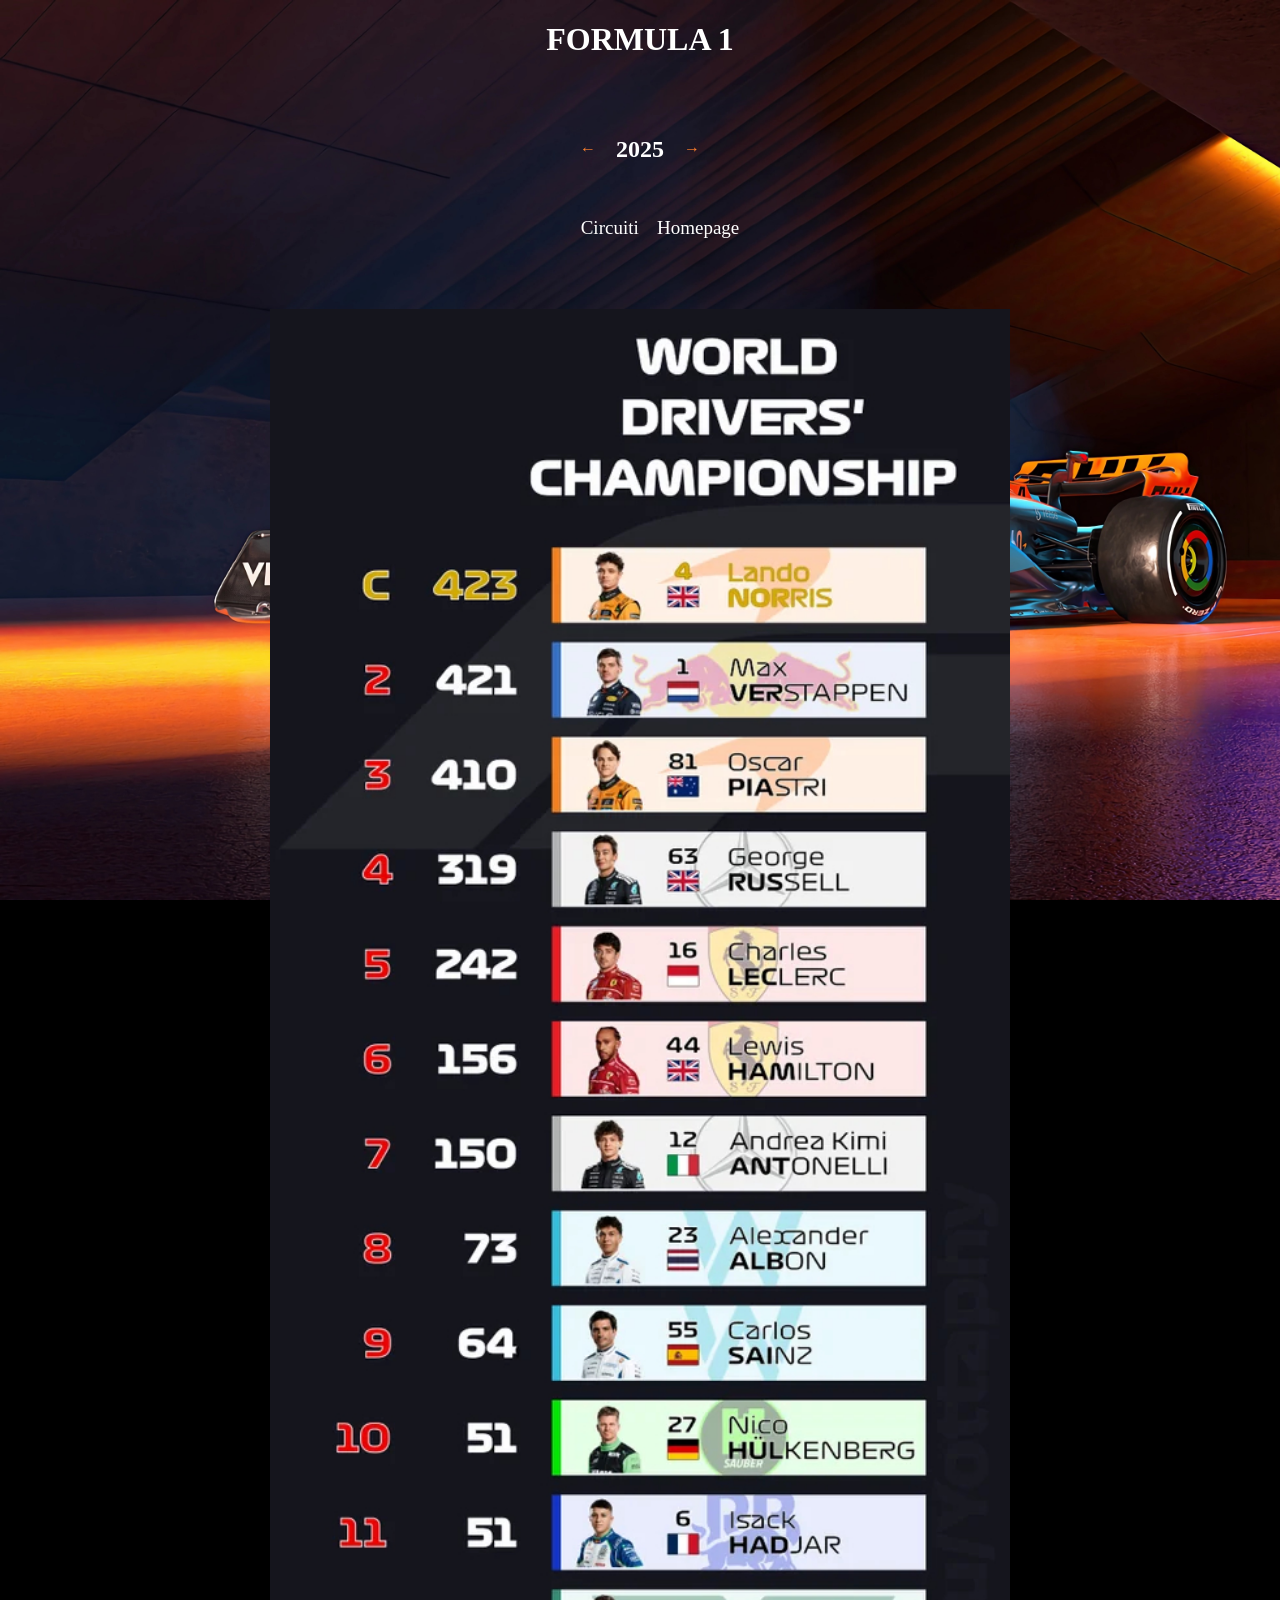
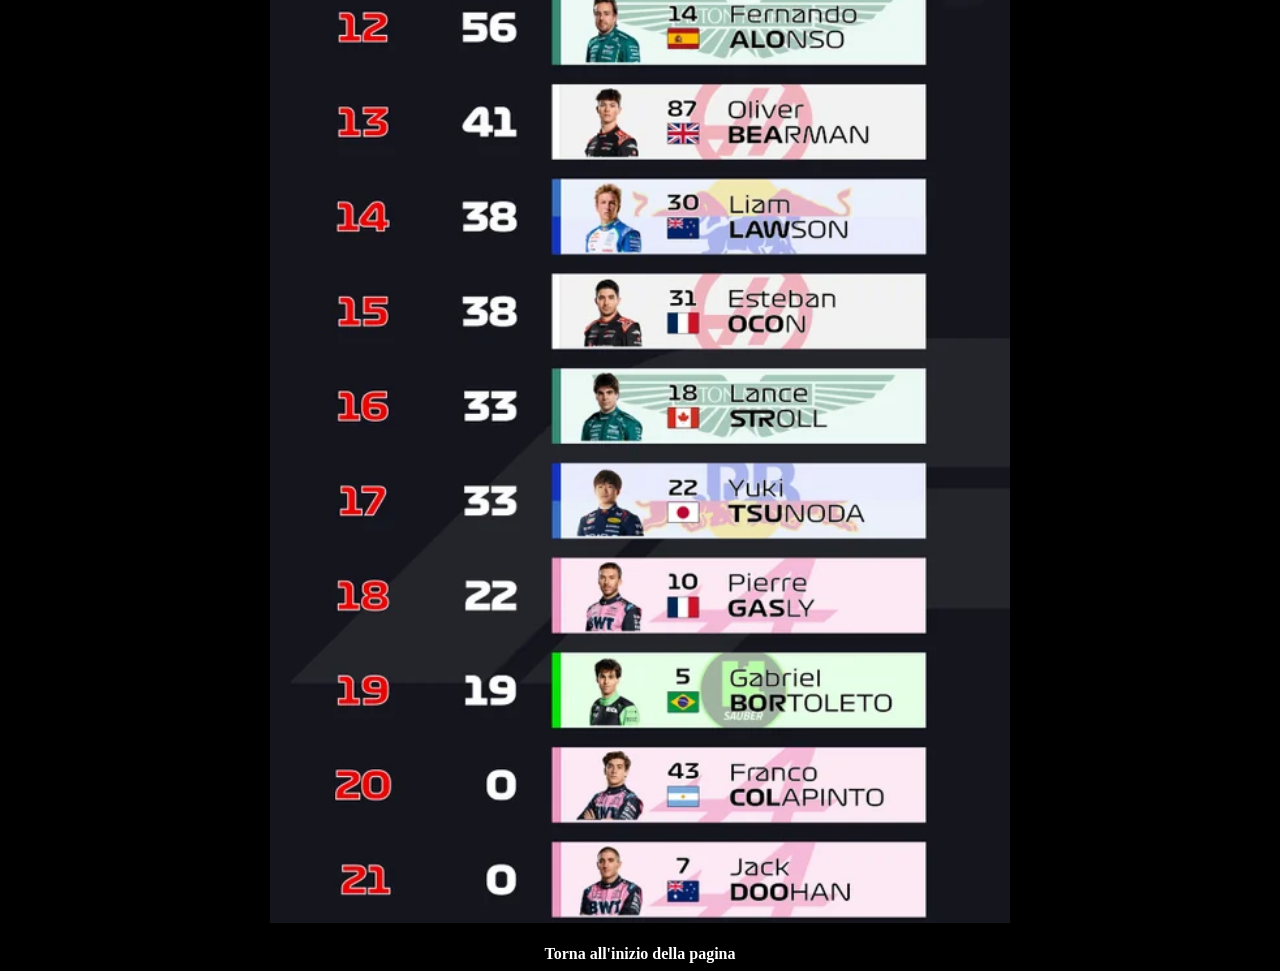
<file: f12024-2025.html>
<!doctype html>
<html lang="it">
<head>

<meta charset="utf-8"/>
<meta name="viewport" content="width=device-width, initial-scale=1.0">
<title>Motorsport</title>
<link href="cap.css" type="text/css" media="all" rel="stylesheet"/>
<link rel="icon" type="image/png" href="iconaf1.jpg">
</head>
<body class="f1" bgcolor="black">

<div/>
<h1  style="text-align:center" id="inizio">FORMULA 1</h1>
<br/>
<br/>
<div class="anno">
  <a href="#">&#8592;</a>
  <h2>2025</h2>
  <a href="#">&#8594;</a>
</div>
<br/>
<div class="intestazione">
<ul class="moto1">
<li><a href="circuitif12025.html" title="tutti i circuiti">Circuiti&nbsp&nbsp&nbsp</a></li>

<li><a href="index.html" title="scrivi a">Homepage</a></li>
</ul>
</div>
<div style="text-align:center">
<br/>
<br/>
<br/>
<div style="text-align:center"><img src="classificaf12024-2025.jpg" title="Classifica motoGP" alt="Errore nel caricamento dell'immagine"/ width="740px"></div>
<br/>
<div style="text-align:center;">
  <a href="#inizio" style="color:white; font-weight:bold;" title="vai all'inizio della pagina" style="font-size:19px">
    Torna all'inizio della pagina
  </a>

</body>
</html>
</file>
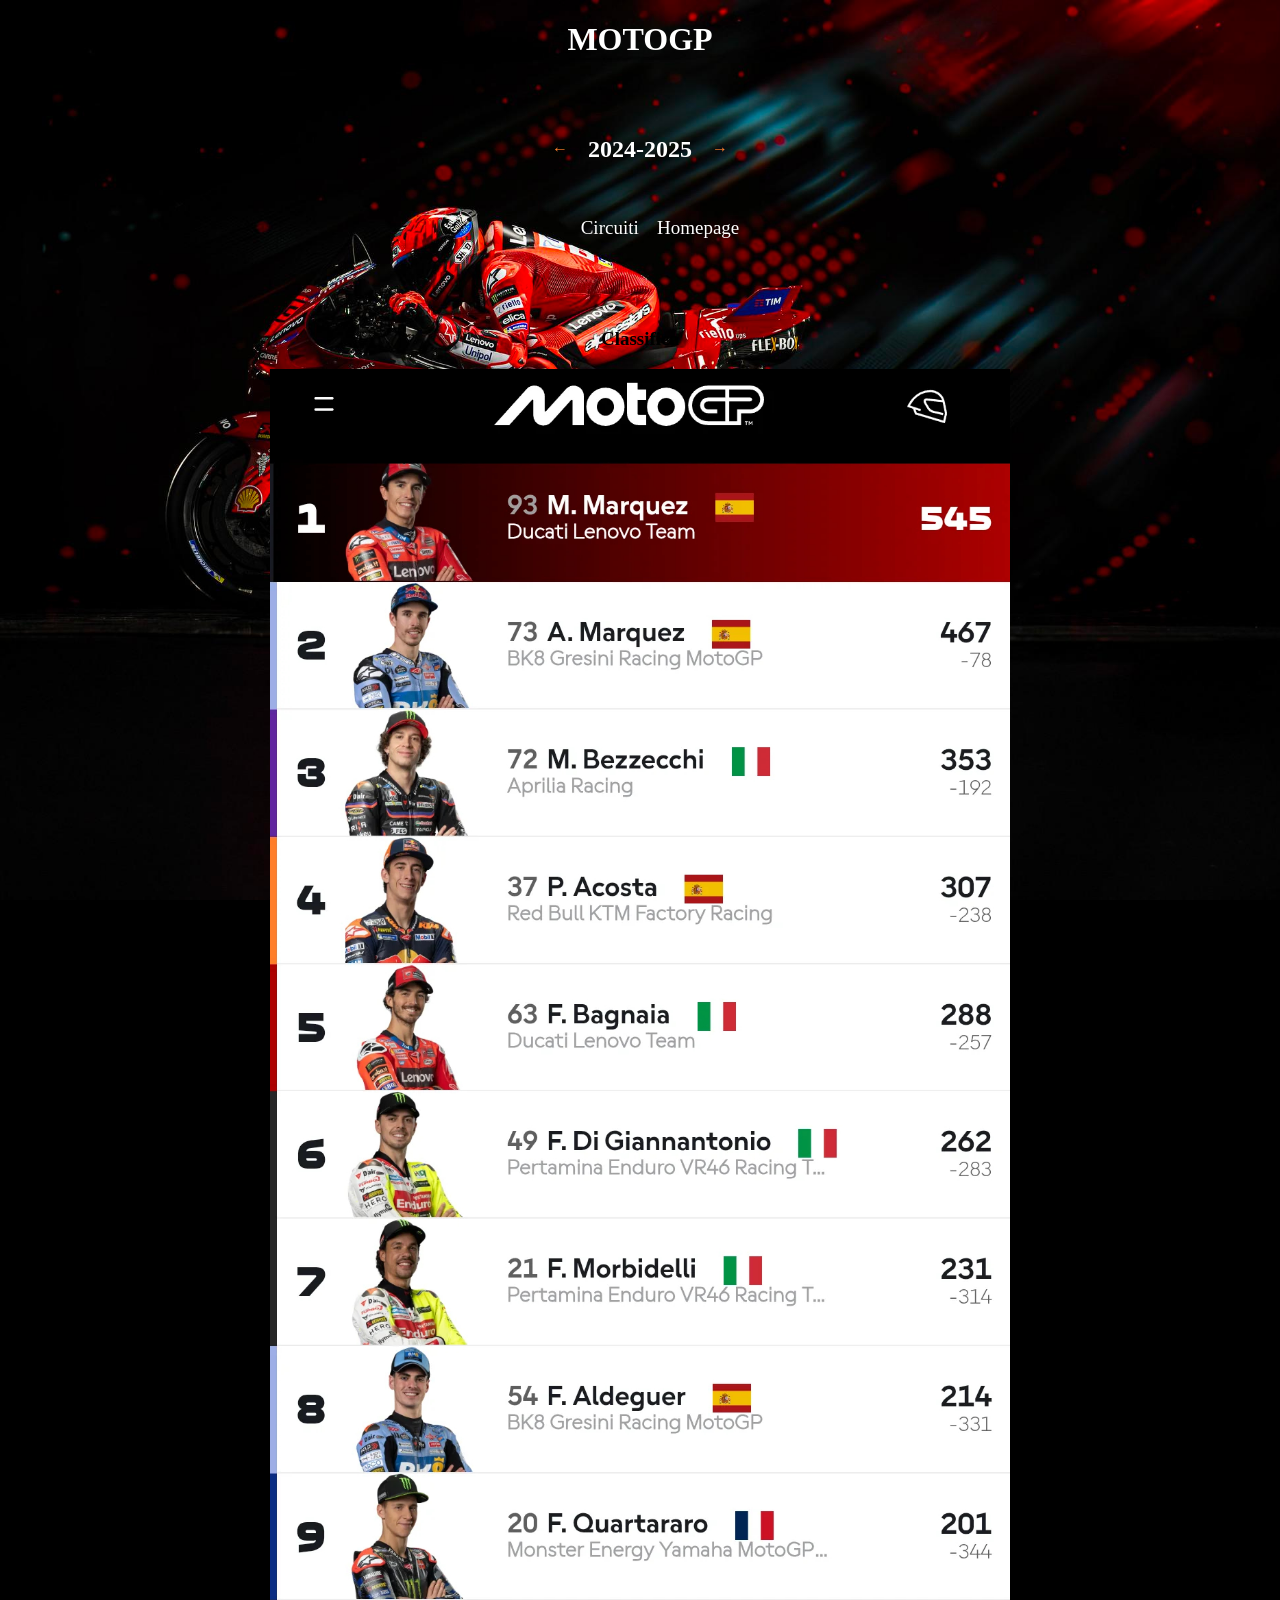
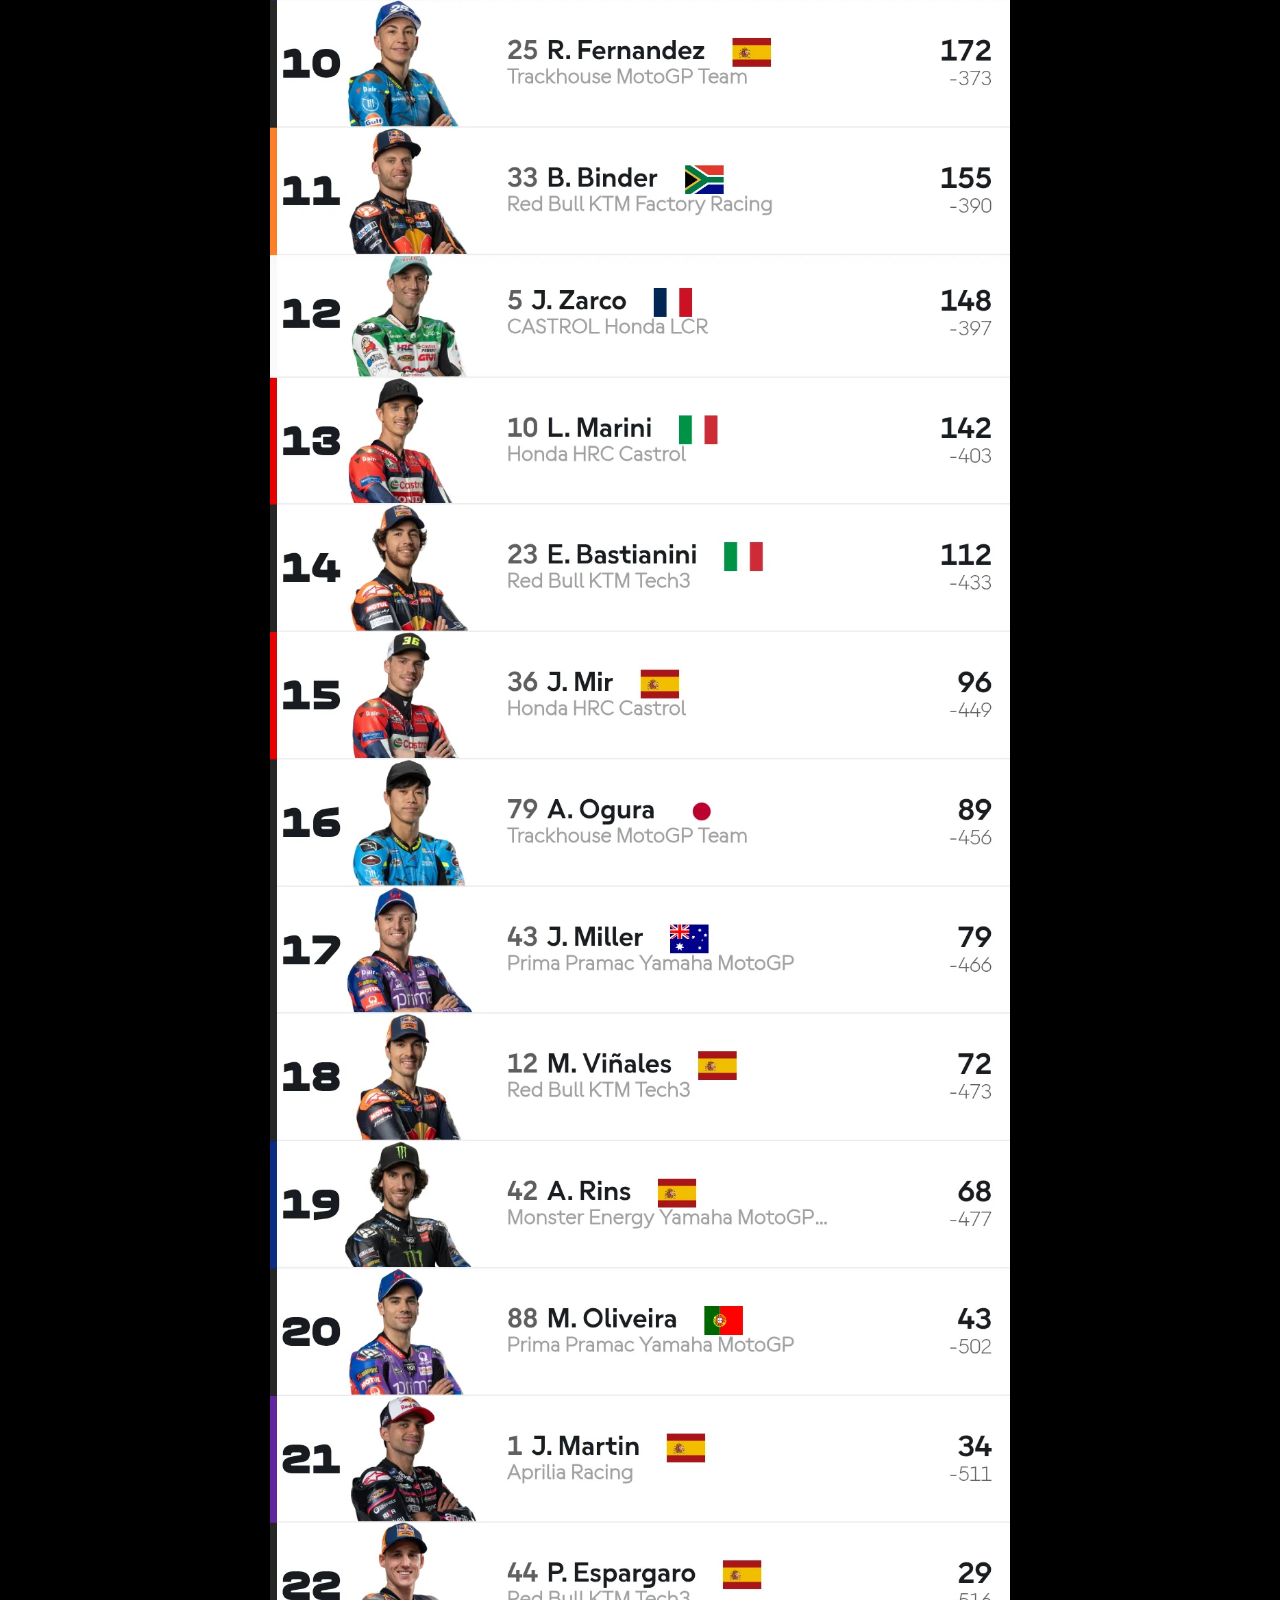
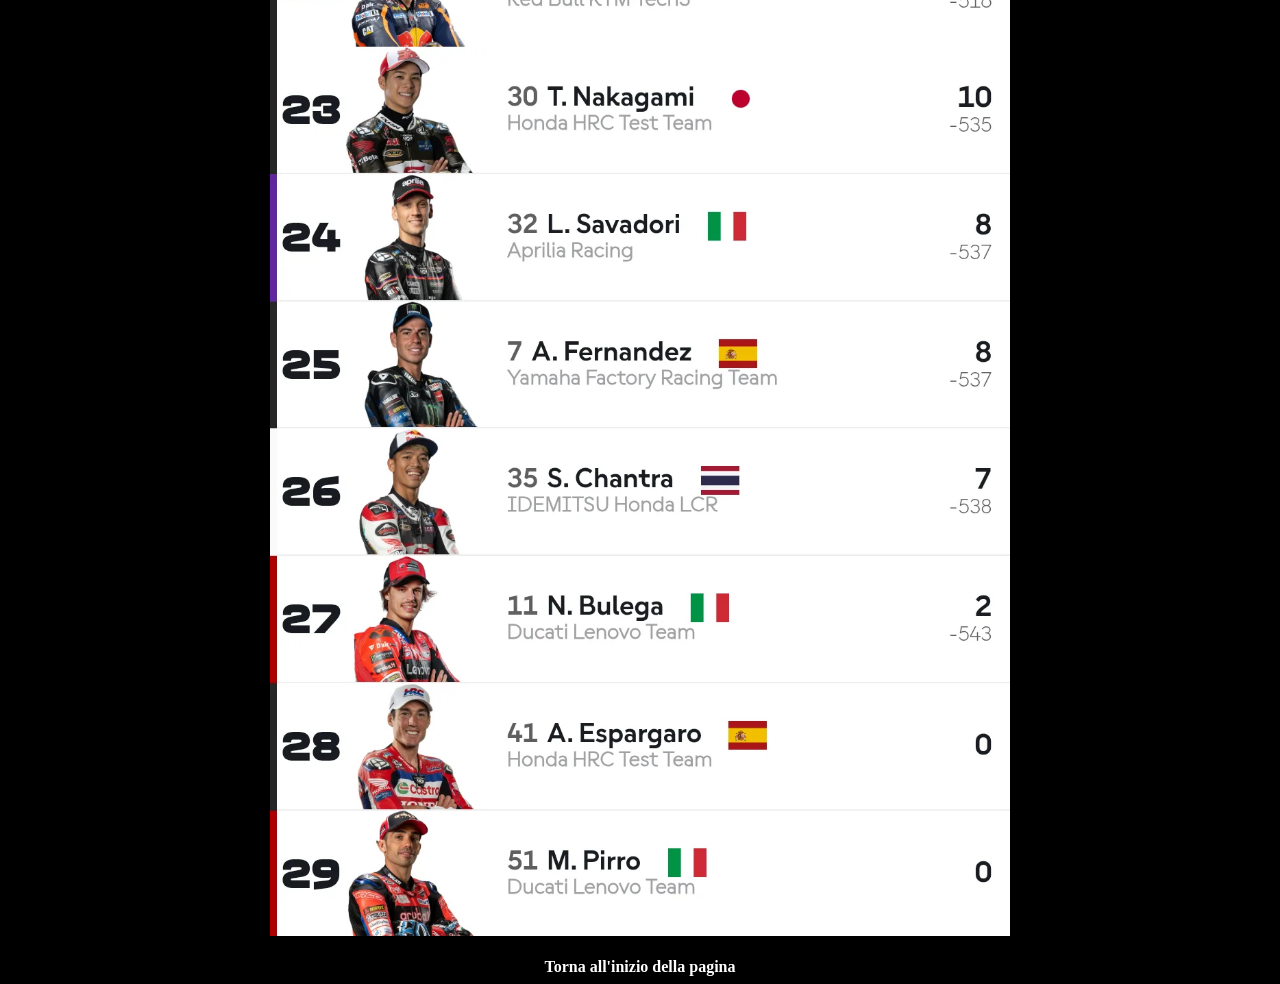
<file: motogp2024-2025.html>
<!doctype html>
<html lang="it">
<head>
</style>
<meta charset="utf-8"/>
<title>Motorsport</title>
<link href="cap.css" type="text/css" media="all" rel="stylesheet" />
<link rel="icon" type="image/png" href="iconamotogp.png"/>
</head>
<body class="motogp" bgcolor="black">

<div/>
<h1  style="text-align:center" id="inizio">MOTOGP</h1>
<br/>
<br/>
<div class="anno">
  <a href="#">&#8592;</a>
  <h2>2024-2025</h2>
  <a href="#">&#8594;</a>
</div>
<br/>
<div class="intestazione">
<ul class="moto1">
<li><a href="circuitimoto2025.html" title="tutti i circuiti">Circuiti&nbsp&nbsp&nbsp</a></li>

<li><a href="index.html" title="scrivi a">Homepage</a></li>
</ul>
</div>
<div style="text-align:center">
<br/>
<br/>
<br/>
<p style="font-size:19px; color:black"><b>Classifica</b></p>
<div style="text-align:center"><img src="classifica2024-2025motogp.jpg" title="Classifica motoGP" alt="Errore nel caricamento dell'immagine"/ width="740px"></div>
<br/>
<div style="text-align:center;">
  <a href="#inizio" style="color:white; font-weight:bold;" title="vai all'inizio della pagina" style="font-size:19px">
    Torna all'inizio della pagina
  </a>

</body>
</html>
</file>
<file: cap.css>
body.home{
    background-image: url('sfondo.jpg');
    background-repeat: no-repeat;
    background-attachment: fixed;
    background-size: cover;
  }
 body.motogp{
    background-image: url('sfondomotogp2025.jpg');
    background-repeat: no-repeat;
    background-attachment: fixed;
    background-size: cover;
  } 
 
 
  body.f1{
    background-image: url('sfondof12025.jpg');
    background-repeat: no-repeat;
    background-attachment: fixed;
    background-size: cover;
  } 
 
mark.moto {
  background-color: #a9a9a9; 
  color: 	#000000;               
  
  border-radius: 6px; 
  
  padding: 2px 8px;
  cursor:pointer;
}

div.testo-altosinistra {
  position: fixed;   
  margin-left: 90px;     
  margin-top: 100px;  
transition: transform 0.3s ease;
}

div.testo-altosinistra:hover {
  transform: scale(1.2);
}

div.testo-bassodestra:hover {
  transform: scale(1.2);
}



div.testo-bassodestra {
  position: fixed;   
  bottom: 100px;     
  right: 90px;      
  transition: transform 0.3s;
}

mark.f1{
	background-color: #ffa500; 
  color: 		#000000;               
  
  border-radius: 6px; 
  
  padding: 2px 8px;
  cursor:pointer;
}

h1{color:white}

li{display:inline;
	font-size:19px;

	}
	
	
a{
	color:white;
	text-decoration:none;
	
	
	
}
	
	
ul.moto1{
	

	
	text-decoration:none;
	
	
}

div.anno {
  display: flex;
  align-items: center;      
  justify-content: center;   
  gap: 20px;                
}

div.intestazione {
  display: flex;
  align-items: center;      
  justify-content: center;   
  gap: 20px;                
}

div.anno h2 {
  color:white;              
}

div.anno a {
  text-decoration: none;   

  color: #FF812D;  
  cursor: pointer;
}



mark{background-color:white;
color:black;}
</file>
